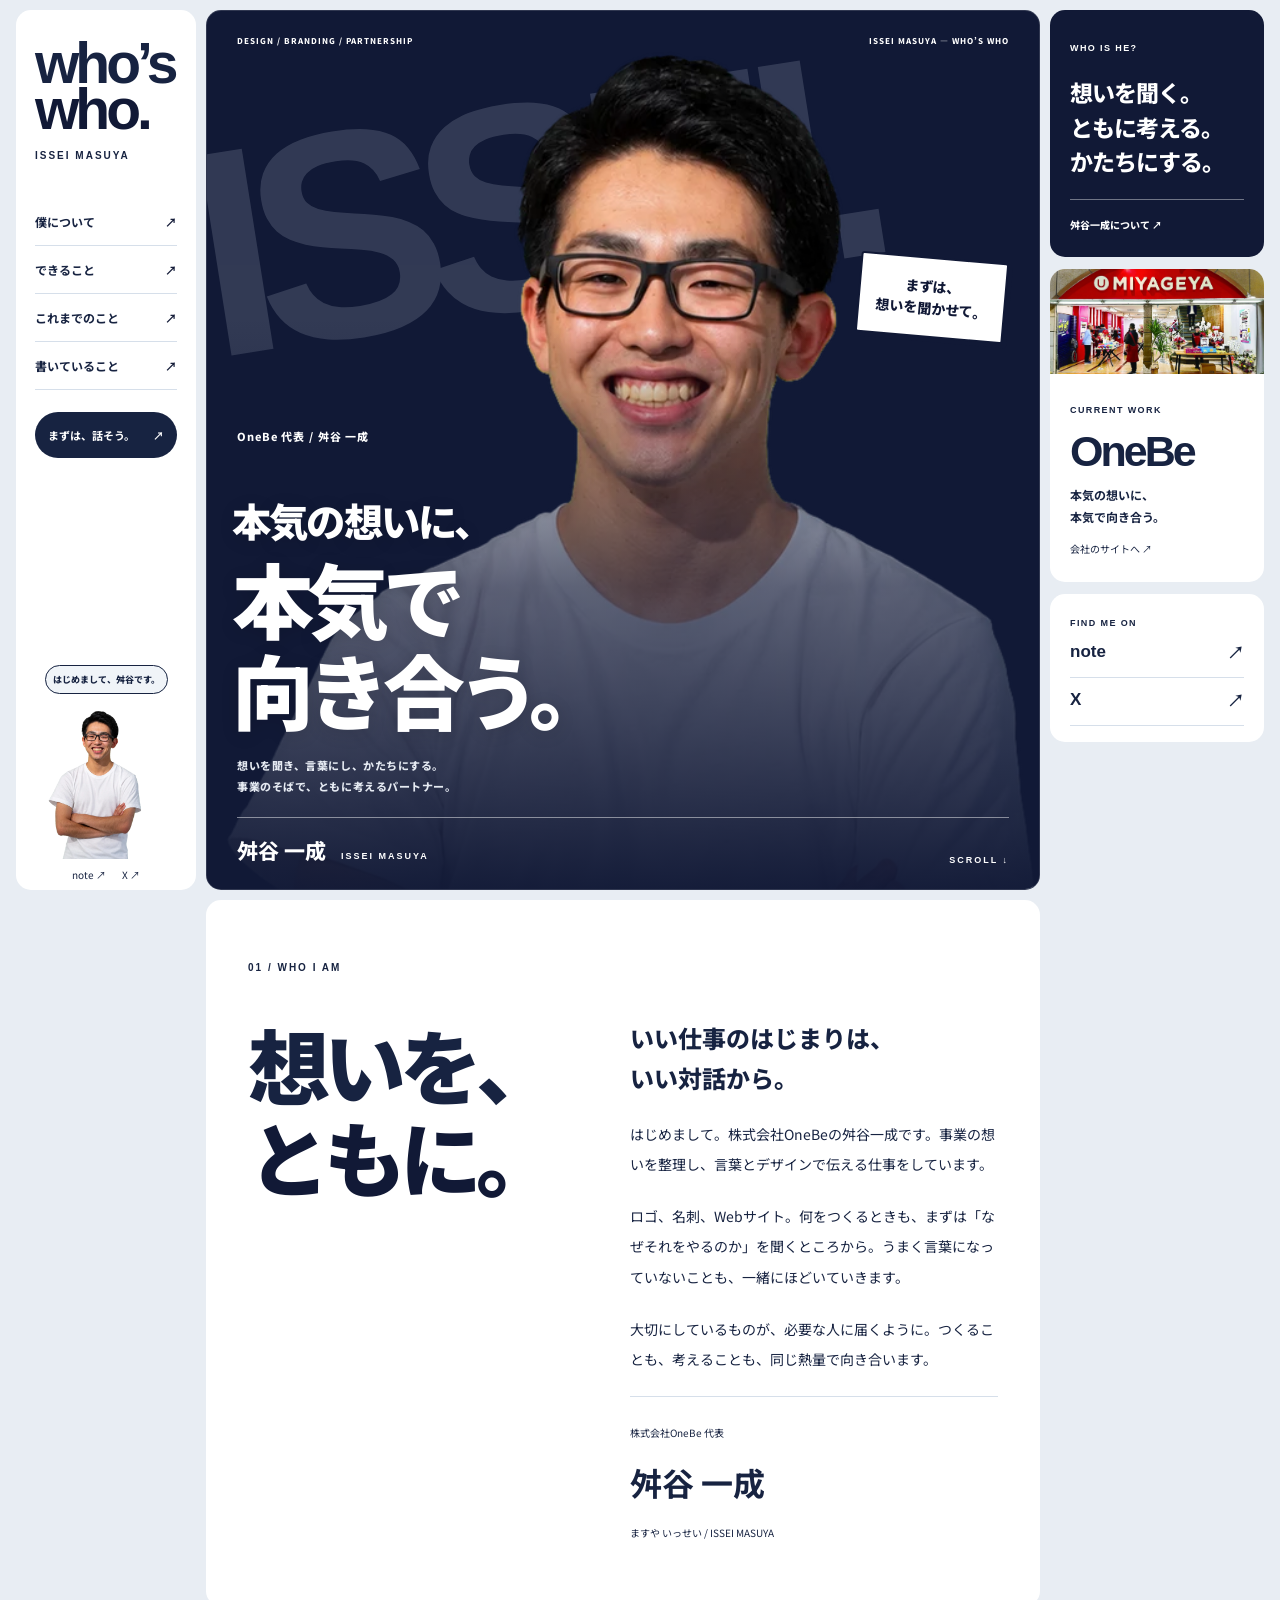
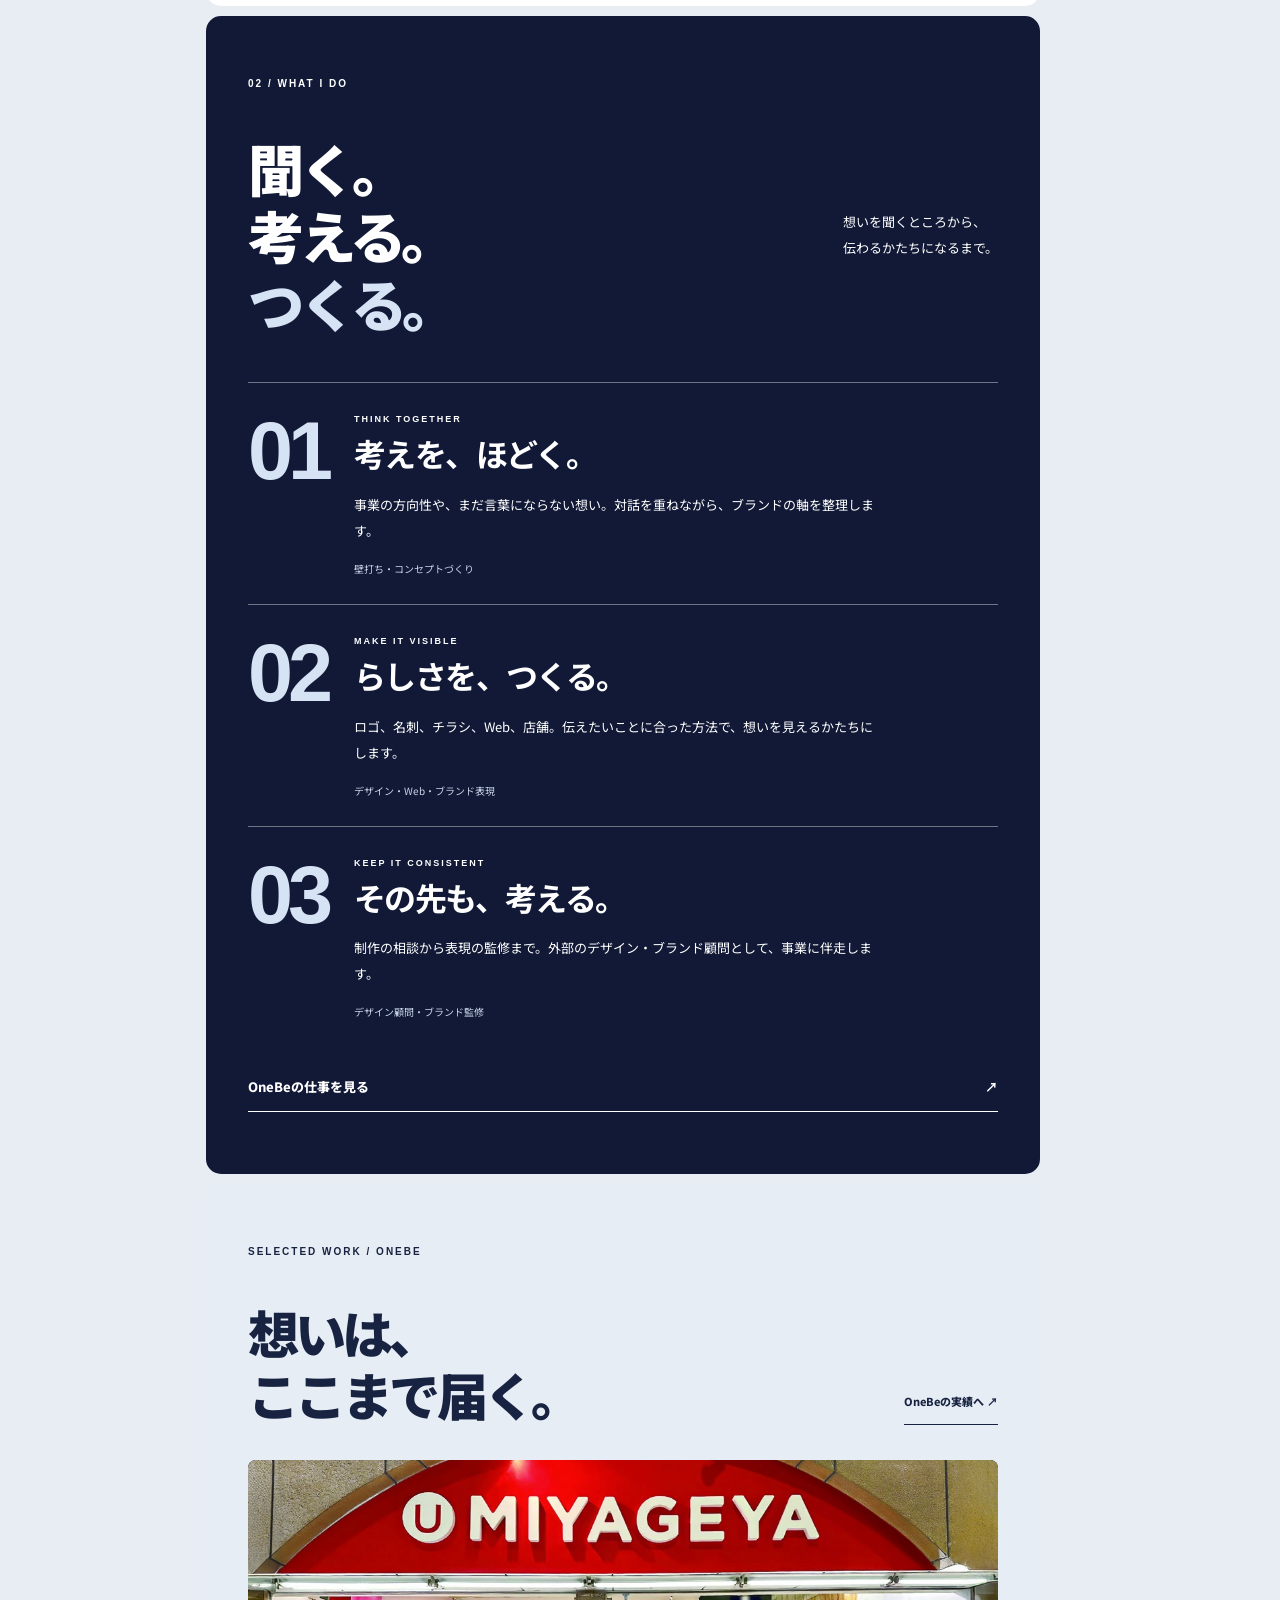
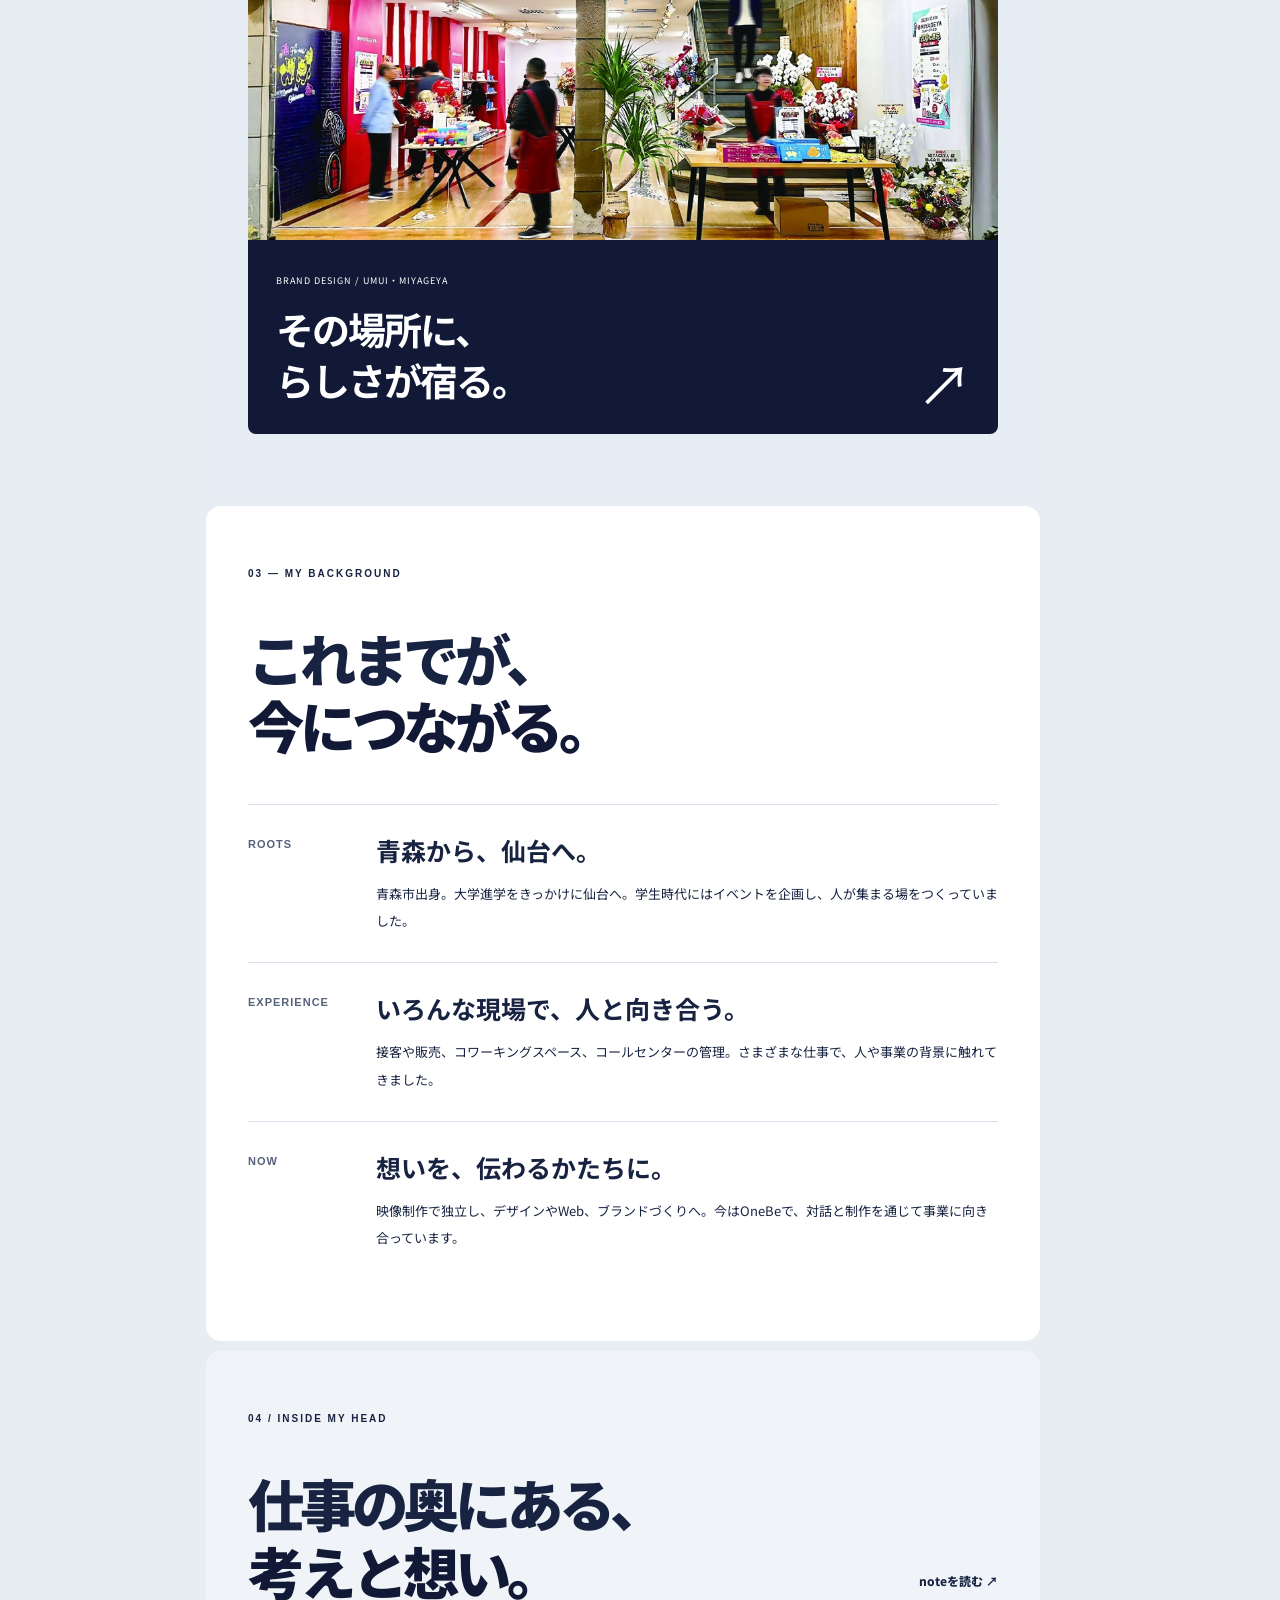
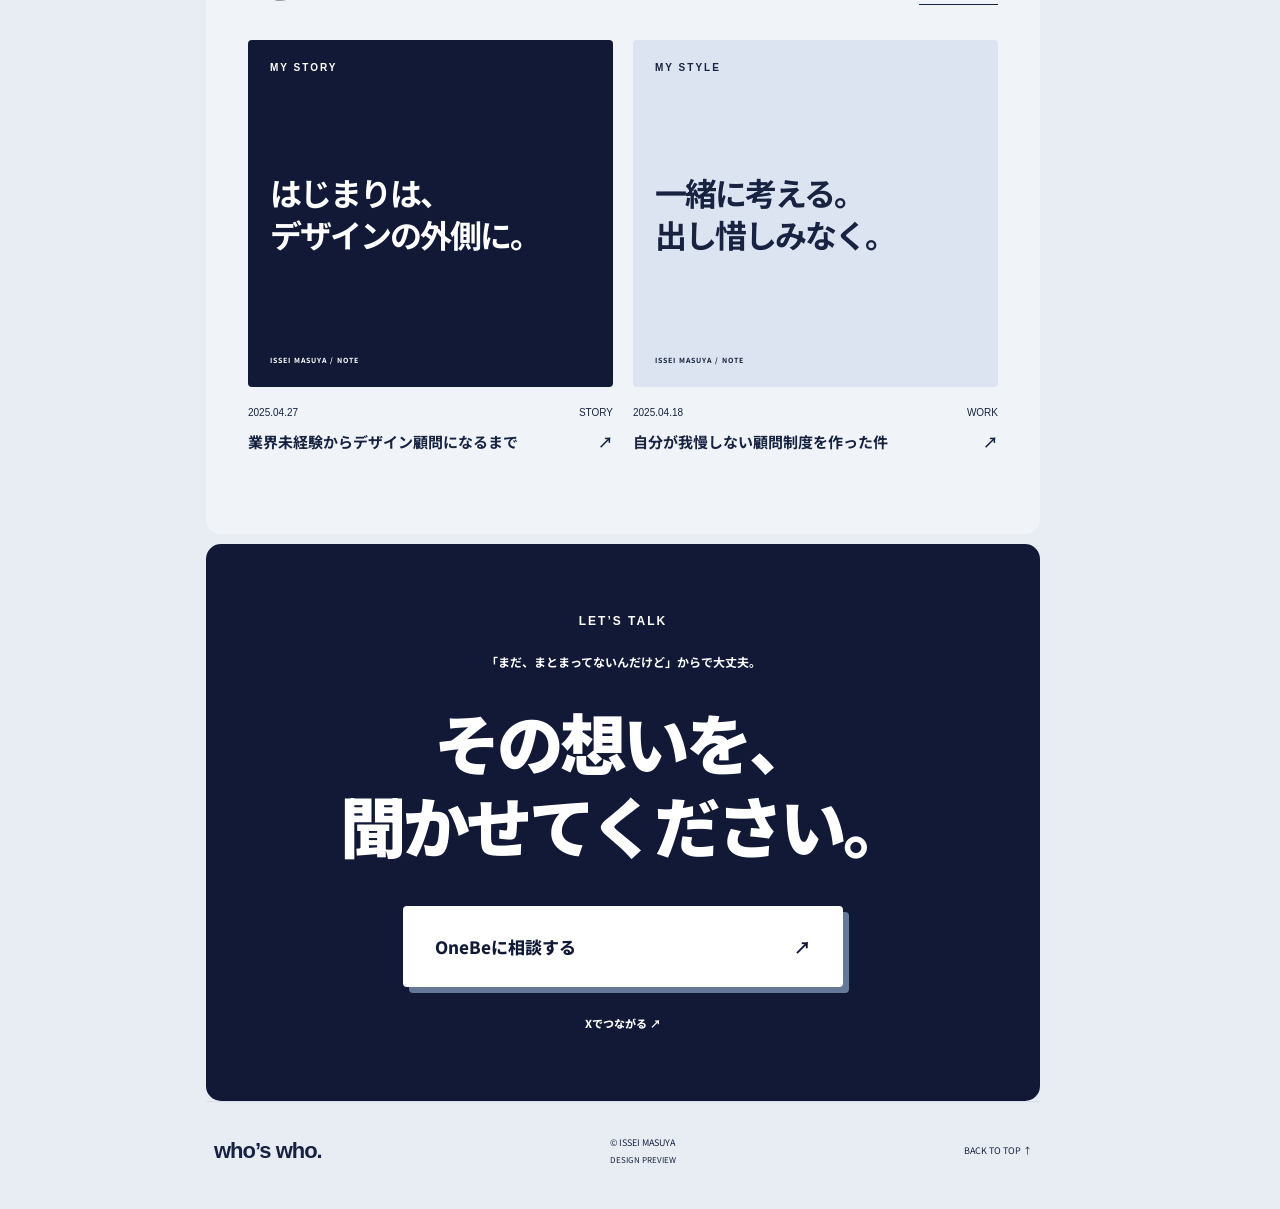
<file: index.html>
﻿<!doctype html>
<html lang="ja">
<head><meta charset="UTF-8"><meta name="viewport" content="width=device-width,initial-scale=1"><meta name="robots" content="noindex, nofollow"><meta name="googlebot" content="noindex, nofollow"><title>舛谷一成の who's who — ISSEI MASUYA</title><meta name="description" content="舛谷一成の自己紹介。想いを聞き、整理し、言葉とデザインで伝える。OneBeの仕事と、その背景にあること。"><link rel="stylesheet" href="style.css?v=3"><link rel="stylesheet" href="impact.css?v=4"><script src="script.js" defer></script></head>
<body id="top">
<a class="skip" href="#main">本文へ移動</a>
<div class="shell">
<header class="sidebar"><a href="#top" class="wordmark" aria-label="who's who トップ">who’s<br><span>who.</span><small>ISSEI MASUYA</small></a><button class="menu-toggle" aria-expanded="false" aria-controls="navigation">MENU ＋</button><nav id="navigation" aria-label="メインメニュー"><a href="#about">僕について <span>↗</span></a><a href="#can">できること <span>↗</span></a><a href="#story">これまでのこと <span>↗</span></a><a href="#notes">書いていること <span>↗</span></a><a href="#contact" class="nav-contact">まずは、話そう。 <span>↗</span></a></nav><div class="side-bottom"><span class="side-label">はじめまして、舛谷です。</span><img src="assets/portrait.webp" alt="" width="1000" height="1500"><a href="https://note.com/isseimasuya">note ↗</a><a href="https://x.com/isseimasuya">X ↗</a></div></header>
<main id="main">
<section class="hero" aria-labelledby="hero-title"><div class="hero-top"><span>DESIGN / BRANDING / PARTNERSHIP</span><span>ISSEI MASUYA — WHO’S WHO</span></div><div class="hero-outline" aria-hidden="true">ISSEI.</div><img class="hero-portrait" src="assets/portrait.webp" alt="笑顔で腕を組む舛谷一成" width="1000" height="1500" fetchpriority="high"><div class="hero-sticker">まずは、<br>想いを聞かせて。</div><div class="hero-copy"><p class="hello">OneBe 代表 / 舛谷 一成</p><h1 id="hero-title"><span class="hero-preline">本気の想いに、</span><br>本気で<br><span>向き合う。</span></h1><p class="hero-description">想いを聞き、言葉にし、かたちにする。<br>事業のそばで、ともに考えるパートナー。</p><div class="hero-footer"><p>舛谷 一成 <small>ISSEI MASUYA</small></p><a href="#about" aria-label="僕について読む">SCROLL ↓</a></div></div></section>
<section class="about panel" id="about"><div class="section-label">01 / WHO I AM</div><div class="about-grid"><h2>想いを、<br><em>ともに。</em></h2><div class="body-copy"><p class="large">いい仕事のはじまりは、<br>いい対話から。</p><p>はじめまして。株式会社OneBeの舛谷一成です。事業の想いを整理し、言葉とデザインで伝える仕事をしています。</p><p>ロゴ、名刺、Webサイト。何をつくるときも、まずは「なぜそれをやるのか」を聞くところから。うまく言葉になっていないことも、一緒にほどいていきます。</p><p>大切にしているものが、必要な人に届くように。つくることも、考えることも、同じ熱量で向き合います。</p><div class="nameplate"><span>株式会社OneBe 代表</span><strong>舛谷 一成</strong><small>ますや いっせい / ISSEI MASUYA</small></div></div></div></section>
<section class="can panel" id="can"><div class="section-label">02 / WHAT I DO</div><div class="section-heading"><h2>聞く。<br>考える。<br><em>つくる。</em></h2><p>想いを聞くところから、<br>伝わるかたちになるまで。</p></div><div class="services"><article><span class="number">01</span><p class="service-en">THINK TOGETHER</p><h3>考えを、ほどく。</h3><p>事業の方向性や、まだ言葉にならない想い。対話を重ねながら、ブランドの軸を整理します。</p><span class="tag">壁打ち・コンセプトづくり</span></article><article><span class="number">02</span><p class="service-en">MAKE IT VISIBLE</p><h3>らしさを、つくる。</h3><p>ロゴ、名刺、チラシ、Web、店舗。伝えたいことに合った方法で、想いを見えるかたちにします。</p><span class="tag">デザイン・Web・ブランド表現</span></article><article><span class="number">03</span><p class="service-en">KEEP IT CONSISTENT</p><h3>その先も、考える。</h3><p>制作の相談から表現の監修まで。外部のデザイン・ブランド顧問として、事業に伴走します。</p><span class="tag">デザイン顧問・ブランド監修</span></article></div><a class="text-link" href="https://onebe-inc.github.io/corporate/">OneBeの仕事を見る <span>↗</span></a></section>
<section class="work-section panel" id="work"><div class="section-label">SELECTED WORK / ONEBE</div><div class="work-header"><h2>想いは、<br>ここまで届く。</h2><a class="text-link" href="https://onebe-inc.github.io/corporate/works/">OneBeの実績へ ↗</a></div><a class="featured-work" href="https://onebe-inc.github.io/corporate/works/"><img src="assets/umui-miyageya.webp" alt="UMUI・MIYAGEYAの店舗。看板と店頭を含むブランドの展開" width="1200" height="800" loading="lazy"><div><span>BRAND DESIGN / UMUI・MIYAGEYA</span><h3>その場所に、<br>らしさが宿る。</h3><span class="work-arrow" aria-hidden="true">↗</span></div></a></section><section class="story panel" id="story"><div class="section-label">03 — MY BACKGROUND</div><div class="section-heading"><h2>これまでが、<br><em>今につながる。</em></h2></div><div class="timeline"><article><span>ROOTS</span><h3>青森から、仙台へ。</h3><p>青森市出身。大学進学をきっかけに仙台へ。学生時代にはイベントを企画し、人が集まる場をつくっていました。</p></article><article><span>EXPERIENCE</span><h3>いろんな現場で、人と向き合う。</h3><p>接客や販売、コワーキングスペース、コールセンターの管理。さまざまな仕事で、人や事業の背景に触れてきました。</p></article><article><span>NOW</span><h3>想いを、伝わるかたちに。</h3><p>映像制作で独立し、デザインやWeb、ブランドづくりへ。今はOneBeで、対話と制作を通じて事業に向き合っています。</p></article></div></section>
<section class="notes panel" id="notes"><div class="section-label">04 / INSIDE MY HEAD</div><div class="section-heading"><h2>仕事の奥にある、<br><em>考えと想い。</em></h2><a href="https://note.com/isseimasuya" class="text-link">noteを読む ↗</a></div><div class="note-grid"><a class="note-card" href="https://note.com/isseimasuya/n/nf09b0b39cf4e"><div class="note-cover cover-one"><span>MY STORY</span><b>はじまりは、<br>デザインの外側に。</b><small>ISSEI MASUYA / NOTE</small></div><div class="note-meta">2025.04.27 <span>STORY</span></div><h3>業界未経験からデザイン顧問になるまで <span>↗</span></h3></a><a class="note-card" href="https://note.com/isseimasuya/n/n8f726bd15c72"><div class="note-cover cover-two"><span>MY STYLE</span><b>一緒に考える。<br>出し惜しみなく。</b><small>ISSEI MASUYA / NOTE</small></div><div class="note-meta">2025.04.18 <span>WORK</span></div><h3>自分が我慢しない顧問制度を作った件 <span>↗</span></h3></a></div></section>
<section class="contact panel" id="contact"><span class="section-label">LET’S TALK</span><p>「まだ、まとまってないんだけど」からで大丈夫。</p><h2>その想いを、<br>聞かせてください。</h2><a class="contact-button" href="https://onebe-inc.github.io/corporate/contact/">OneBeに相談する <span>↗</span></a><a class="contact-x" href="https://x.com/isseimasuya">Xでつながる ↗</a></section>
<footer><a href="#top">who’s who.</a><p>© ISSEI MASUYA <span>DESIGN PREVIEW</span></p><a href="#top">BACK TO TOP ↑</a></footer>
</main>
<aside class="rail" aria-label="プロフィールの概要"><div class="rail-intro"><span class="rail-eyebrow">WHO IS HE?</span><p>想いを聞く。<br>ともに考える。<br>かたちにする。</p><a href="#about">舛谷一成について ↗</a></div><div class="rail-note"><div class="rail-photo"><img src="assets/umui-miyageya.webp" alt="OneBeがブランディングに携わったUMUI・MIYAGEYAの店舗" width="800" height="600"></div><span class="rail-eyebrow">CURRENT WORK</span><b>OneBe</b><p>本気の想いに、<br>本気で向き合う。</p><a href="https://onebe-inc.github.io/corporate/">会社のサイトへ ↗</a></div><div class="rail-links"><span class="rail-eyebrow">FIND ME ON</span><a href="https://note.com/isseimasuya">note <span>↗</span></a><a href="https://x.com/isseimasuya">X <span>↗</span></a></div><div class="rail-bottom">GOOD CONVERSATIONS,<br>GOOD CREATIONS.</div></aside>
</div></body></html>
</file>
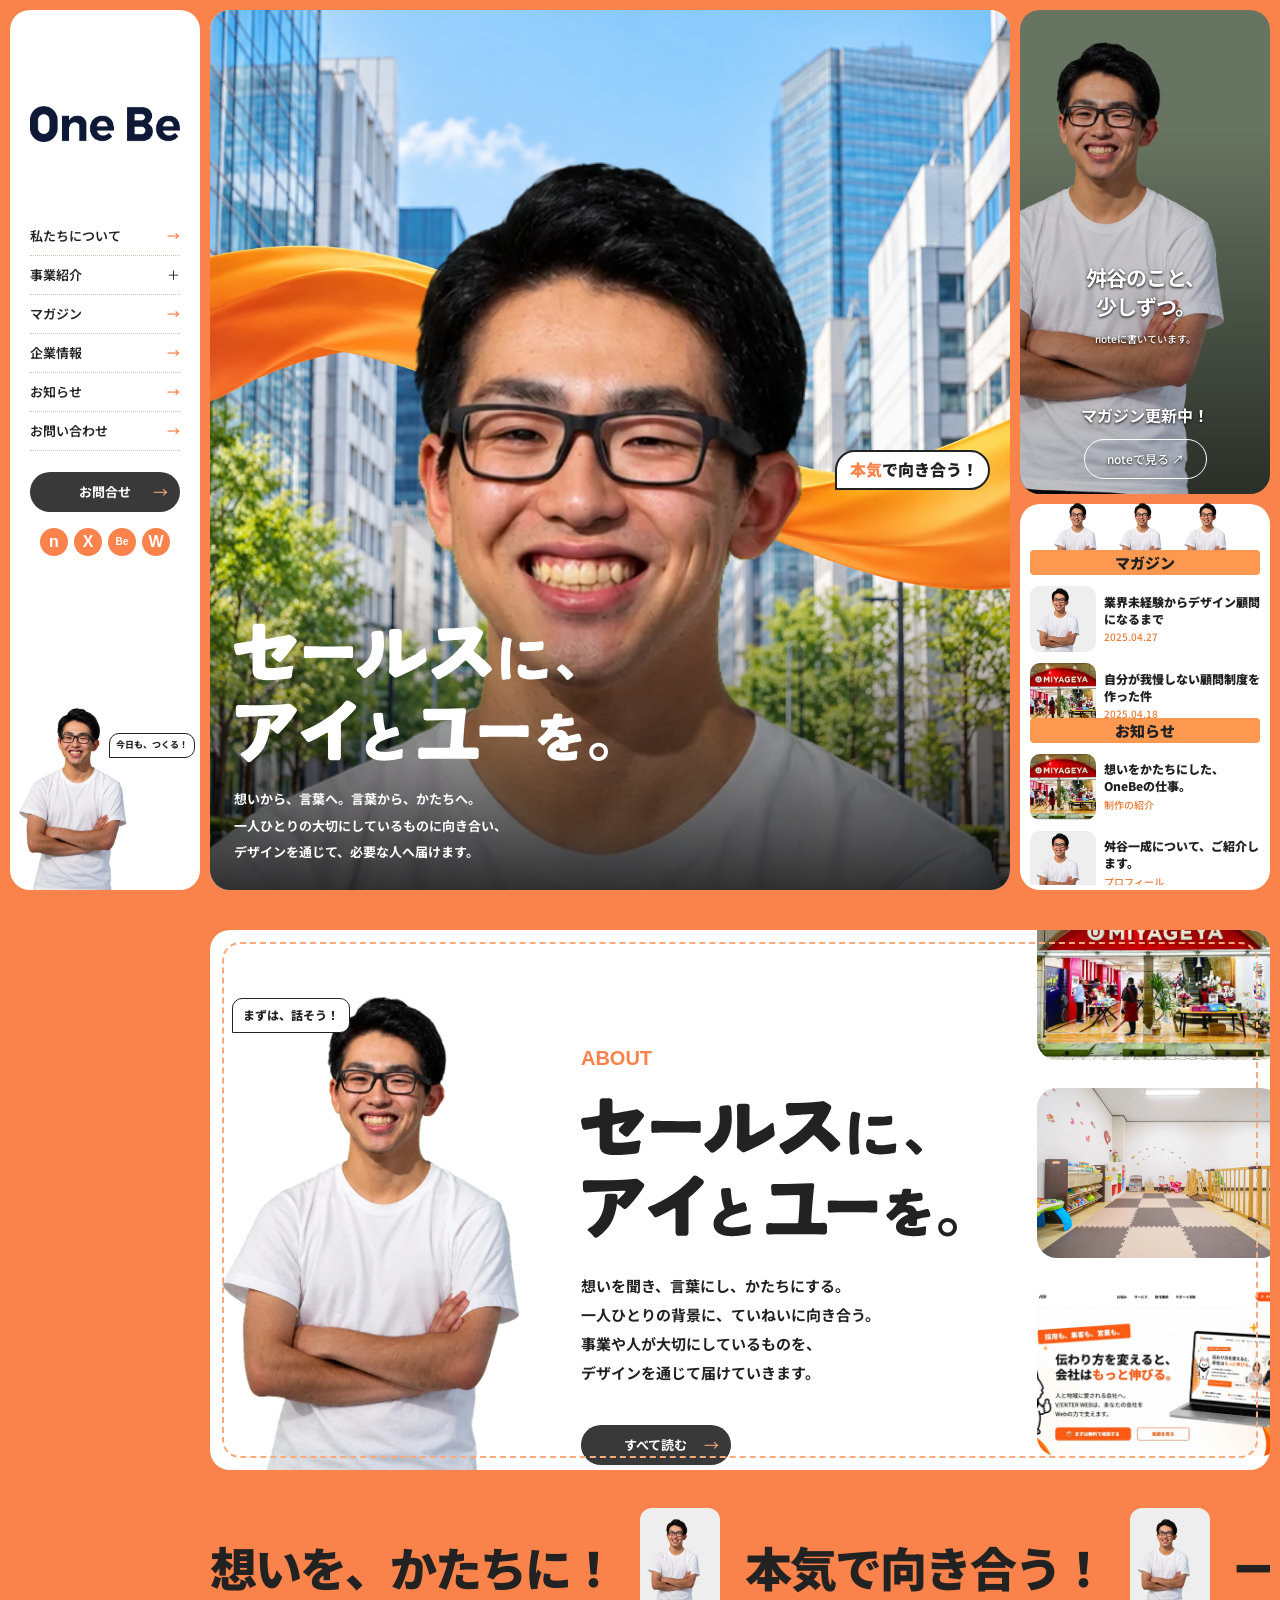
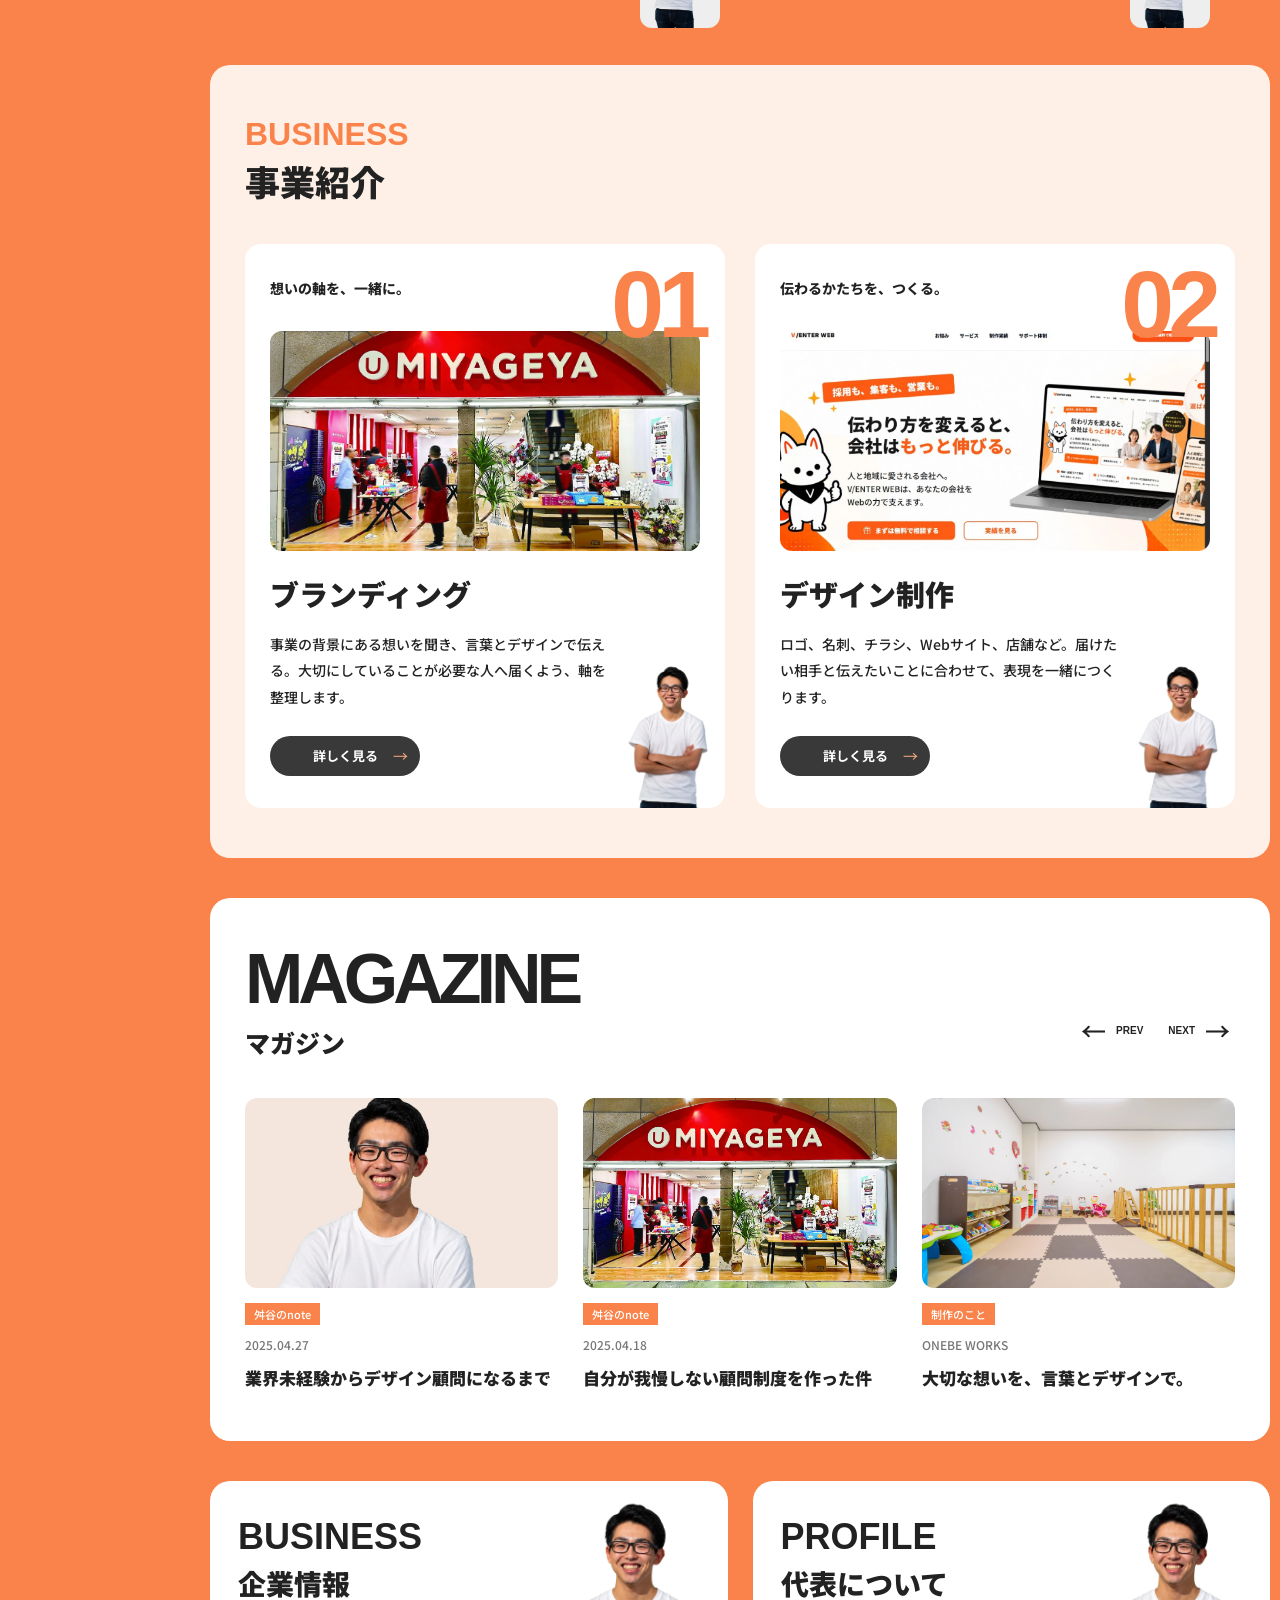
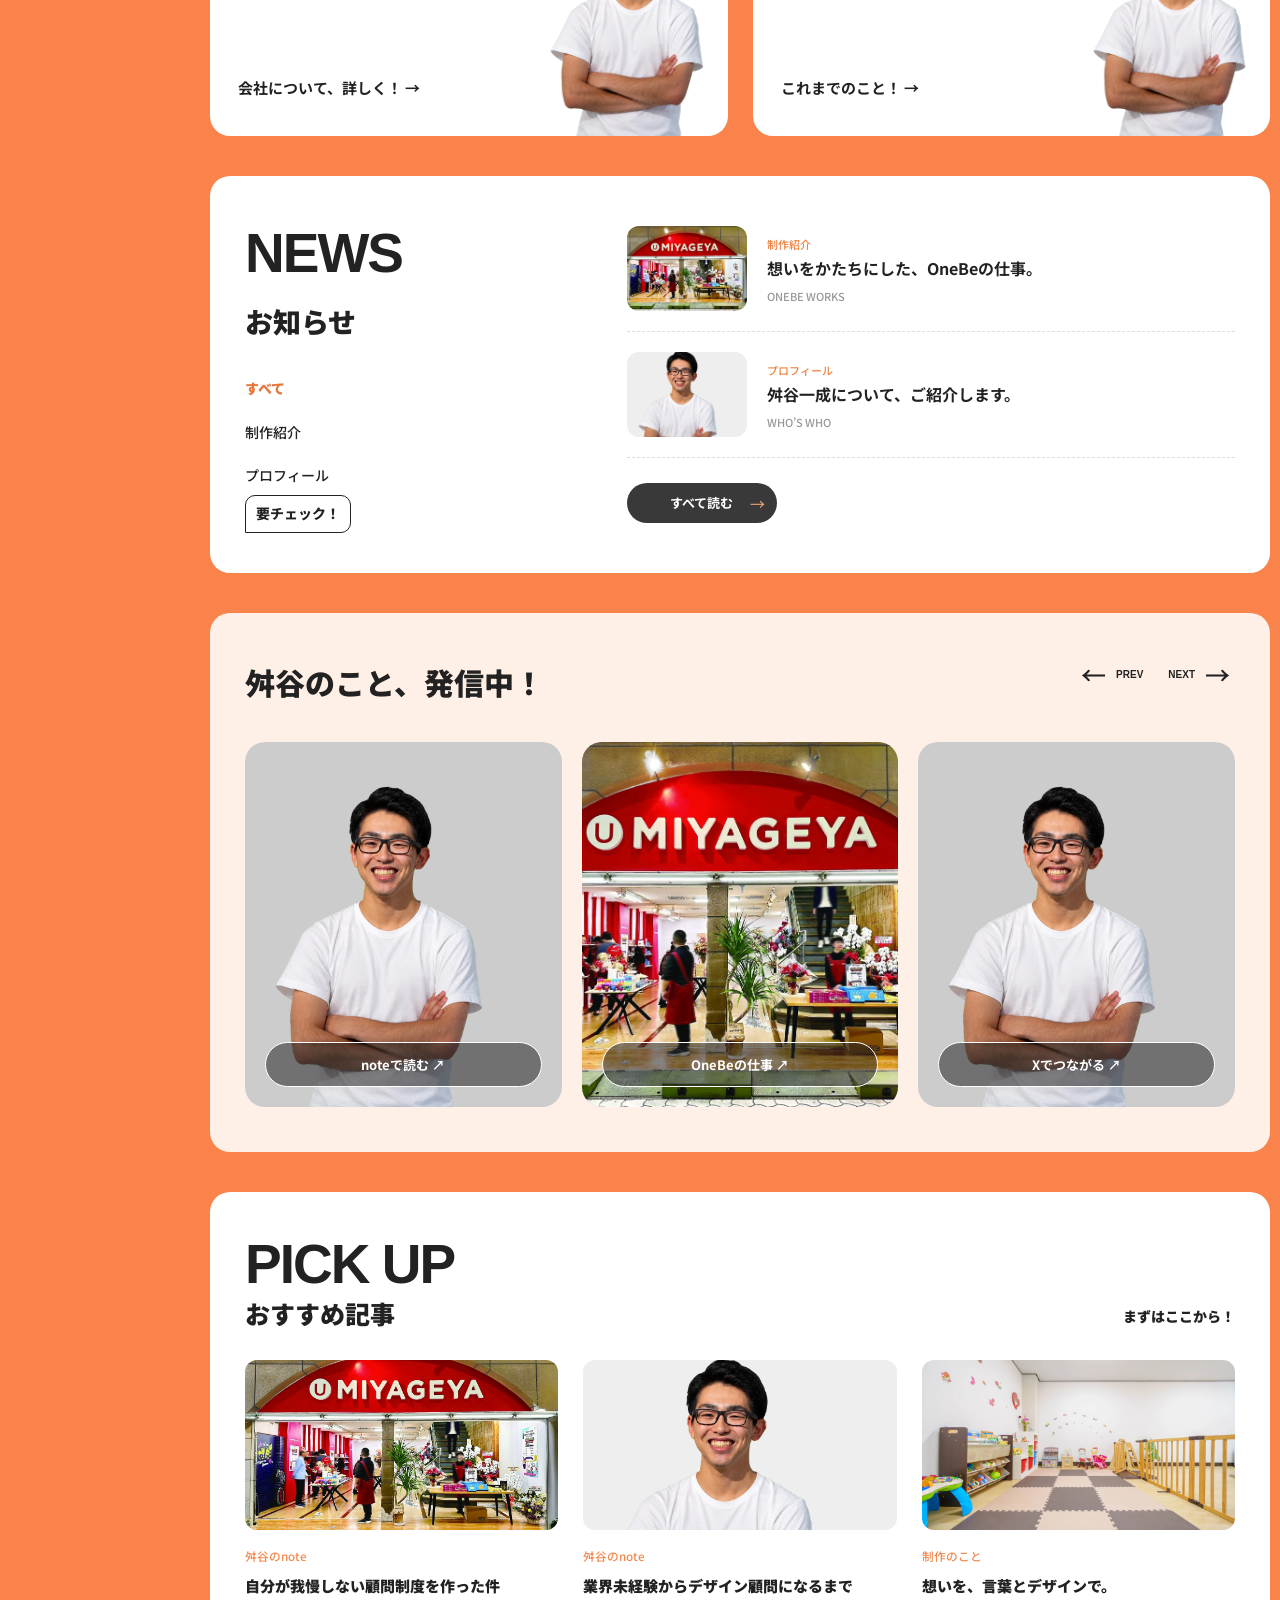
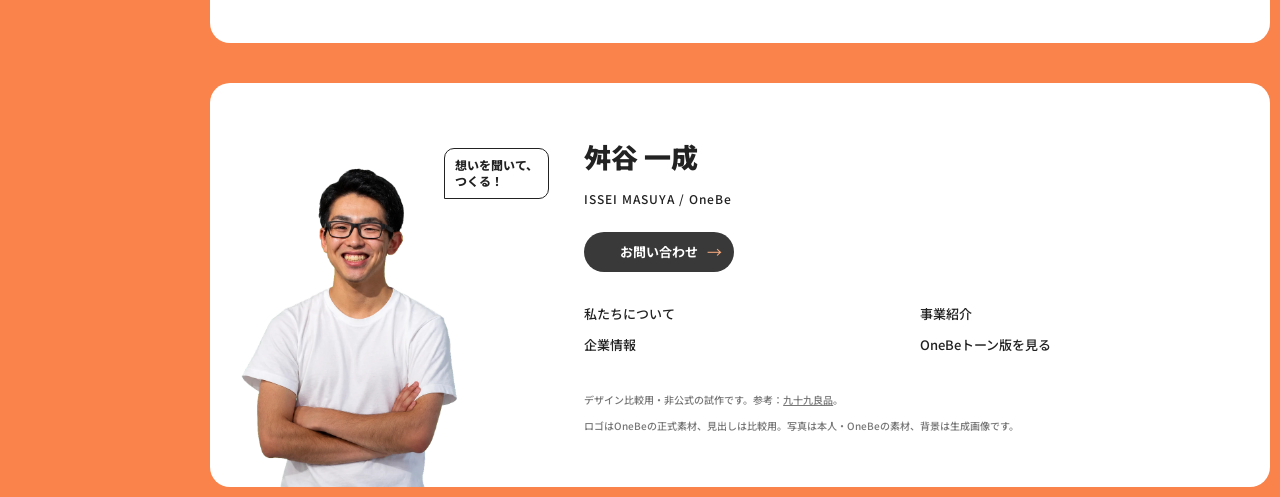
<file: reference-study/index.html>
﻿<!doctype html>
<html lang="ja"><head><meta charset="utf-8"><meta name="viewport" content="width=device-width,initial-scale=1"><meta name="robots" content="noindex,nofollow"><meta name="googlebot" content="noindex,nofollow"><title>写真差替え・デザイン比較｜who's who</title><meta name="description" content="九十九良品サイトの構成を検証する写真差替え比較版。公式サイトではありません。"><link rel="stylesheet" href="study.css?v=2"><script src="study.js" defer></script></head>
<body id="top"><a class="skip" href="#main">本文へ移動</a><div class="layout"><aside class="side"><header><div class="brand"><a href="#top" aria-label="比較版トップ"><img class="onebe-logo" src="assets/onebe-logo.png" alt="OneBe" width="467" height="112"></a><button id="menu" aria-expanded="false" aria-controls="nav">MENU ＋</button></div><div id="nav" class="navigation"><nav aria-label="メインメニュー"><a href="#about">私たちについて <span>→</span></a><button id="business-toggle" aria-expanded="false" aria-controls="business-nav">事業紹介 <span>＋</span></button><div id="business-nav" hidden><a href="#business">ブランディング</a><a href="#business">デザイン制作</a></div><a href="#magazine">マガジン <span>→</span></a><a href="#company">企業情報 <span>→</span></a><a href="#news">お知らせ <span>→</span></a><a href="#contact">お問い合わせ <span>→</span></a></nav><a class="pill" href="https://onebe-inc.github.io/corporate/contact/">お問合せ <span>→</span></a><div class="socials"><a href="https://note.com/isseimasuya" aria-label="note">n</a><a href="https://x.com/isseimasuya" aria-label="X">X</a><a href="https://onebe-inc.github.io/corporate/" aria-label="OneBe">Be</a><a href="../" aria-label="OneBe版へ">W</a></div></div><div class="side-person"><img src="assets/portrait.webp" alt="" width="1000" height="1500"><span class="bubble">今日も、つくる！</span></div></header></aside>
<main id="main"><section class="fv" aria-label="メインビジュアル"><div class="kv"><img class="city" src="assets/hero-background.png" alt="" width="1122" height="1402"><img class="person" src="assets/portrait.webp" alt="舛谷一成の人物写真に差し替えたメインビジュアル" width="1000" height="1500" fetchpriority="high"><div class="shade"></div><div class="balloon"><span>本気</span>で向き合う！</div><div class="kv-content"><h1><img src="assets/tx_01.svg" alt="セールスに、アイとユーを。" width="374" height="146"></h1><p>想いから、言葉へ。言葉から、かたちへ。<br>一人ひとりの大切にしているものに向き合い、<br>デザインを通じて、必要な人へ届けます。</p></div></div>
<aside class="fv-side" aria-label="記事とお知らせ"><a class="channel-card" href="https://note.com/isseimasuya"><img src="assets/portrait.webp" alt="舛谷一成" width="1000" height="1500"><div><strong>舛谷のこと、<br>少しずつ。</strong><small>noteに書いています。</small><b>マガジン更新中！</b><span>noteで見る ↗</span></div></a><div class="feed"><div class="feed-people" aria-hidden="true"><img src="assets/portrait.webp" alt=""><img src="assets/portrait.webp" alt=""><img src="assets/portrait.webp" alt=""></div><h2>マガジン</h2><div class="feed-list"><a href="https://note.com/isseimasuya/n/nf09b0b39cf4e"><img src="assets/portrait.webp" alt=""><p>業界未経験からデザイン顧問になるまで<time>2025.04.27</time></p></a><a href="https://note.com/isseimasuya/n/n8f726bd15c72"><img src="assets/umui-miyageya.webp" alt=""><p>自分が我慢しない顧問制度を作った件<time>2025.04.18</time></p></a></div><h2>お知らせ</h2><div class="feed-list"><a href="#work"><img src="assets/umui-miyageya.webp" alt=""><p>想いをかたちにした、OneBeの仕事。<time>制作の紹介</time></p></a><a href="#about"><img src="assets/portrait.webp" alt=""><p>舛谷一成について、ご紹介します。<time>プロフィール</time></p></a></div></div></aside></section>
<section class="about section" id="about"><div class="about-border"></div><img class="about-person" src="assets/portrait.webp" alt="舛谷一成" width="1000" height="1500"><div class="about-copy"><span class="eyebrow">ABOUT</span><h2><img src="assets/tx_01.svg" alt="セールスに、アイとユーを。" width="374" height="146"></h2><p>想いを聞き、言葉にし、かたちにする。<br>一人ひとりの背景に、ていねいに向き合う。<br>事業や人が大切にしているものを、<br>デザインを通じて届けていきます。</p><a class="pill" href="../#about">すべて読む <span>→</span></a></div><div class="about-gallery"><img src="assets/umui-miyageya.webp" alt="UMUI・MIYAGEYA 店舗" loading="lazy"><img src="assets/soyokaze-room.webp" alt="託児所そよかぜ" loading="lazy"><img src="assets/vaizo-enter-web-top.webp" alt="VAIZOのWebサイト" loading="lazy"></div><span class="about-bubble bubble">まずは、話そう！</span></section>
<div class="ribbon-copy" aria-hidden="true"><b>想いを、かたちに！</b><img src="assets/portrait.webp" alt=""><b>本気で向き合う！</b><img src="assets/portrait.webp" alt=""><b>一緒につくる！</b></div>
<section class="business section" id="business"><div class="section-heading"><span class="eyebrow">BUSINESS</span><h2>事業紹介</h2></div><div class="business-grid"><article><span class="service-label">想いの軸を、一緒に。</span><b class="service-number">01</b><img class="service-photo" src="assets/umui-miyageya.webp" alt="UMUI・MIYAGEYAの店舗" loading="lazy"><h3>ブランディング</h3><p>事業の背景にある想いを聞き、言葉とデザインで伝える。大切にしていることが必要な人へ届くよう、軸を整理します。</p><a class="pill" href="https://onebe-inc.github.io/corporate/">詳しく見る <span>→</span></a><img class="service-person" src="assets/portrait.webp" alt="" loading="lazy"></article><article><span class="service-label">伝わるかたちを、つくる。</span><b class="service-number">02</b><img class="service-photo" src="assets/vaizo-enter-web-top.webp" alt="VAIZOのWebサイト" loading="lazy"><h3>デザイン制作</h3><p>ロゴ、名刺、チラシ、Webサイト、店舗など。届けたい相手と伝えたいことに合わせて、表現を一緒につくります。</p><a class="pill" href="https://onebe-inc.github.io/corporate/works/">詳しく見る <span>→</span></a><img class="service-person" src="assets/portrait.webp" alt="" loading="lazy"></article></div></section>
<section class="magazine section" id="magazine"><div class="section-heading"><span class="magazine-en">MAGAZINE</span><h2>マガジン</h2><div class="carousel-controls"><button data-target="articles" data-dir="-1" aria-label="前の記事">← <small>PREV</small></button><button data-target="articles" data-dir="1" aria-label="次の記事"><small>NEXT</small> →</button></div></div><div class="article-track" id="articles"><a href="https://note.com/isseimasuya/n/nf09b0b39cf4e"><img src="assets/portrait.webp" alt="舛谷一成" loading="lazy"><span class="category">舛谷のnote</span><time>2025.04.27</time><h3>業界未経験からデザイン顧問になるまで</h3></a><a href="https://note.com/isseimasuya/n/n8f726bd15c72"><img src="assets/umui-miyageya.webp" alt="UMUI・MIYAGEYAの店舗" loading="lazy"><span class="category">舛谷のnote</span><time>2025.04.18</time><h3>自分が我慢しない顧問制度を作った件</h3></a><a href="https://onebe-inc.github.io/corporate/works/"><img src="assets/soyokaze-room.webp" alt="託児所そよかぜ" loading="lazy"><span class="category">制作のこと</span><time>ONEBE WORKS</time><h3>大切な想いを、言葉とデザインで。</h3></a></div></section>
<div class="wide-links section" id="company"><a href="https://onebe-inc.github.io/corporate/about/"><div><span>BUSINESS</span><h2>企業情報</h2></div><img src="assets/portrait.webp" alt="舛谷一成" loading="lazy"><b>会社について、詳しく！ →</b></a><a href="../#story"><div><span>PROFILE</span><h2>代表について</h2></div><img src="assets/portrait.webp" alt="舛谷一成" loading="lazy"><b>これまでのこと！ →</b></a></div>
<section class="news section" id="news"><div class="news-title"><span class="eyebrow">NEWS</span><h2>お知らせ</h2><div class="tabs"><button class="selected" data-filter="all">すべて</button><button data-filter="work">制作紹介</button><button data-filter="profile">プロフィール</button></div></div><div class="news-list"><a href="https://onebe-inc.github.io/corporate/works/" data-kind="work"><img src="assets/umui-miyageya.webp" alt="" loading="lazy"><span><small>制作紹介</small><strong>想いをかたちにした、OneBeの仕事。</strong><time>ONEBE WORKS</time></span></a><a href="../#about" data-kind="profile"><img src="assets/portrait.webp" alt="" loading="lazy"><span><small>プロフィール</small><strong>舛谷一成について、ご紹介します。</strong><time>WHO’S WHO</time></span></a><a class="pill" href="https://onebe-inc.github.io/corporate/news/">すべて読む <span>→</span></a></div><span class="news-bubble bubble">要チェック！</span></section>
<section class="channel section"><div class="section-heading"><h2>舛谷のこと、発信中！</h2><div class="carousel-controls"><button data-target="channels" data-dir="-1" aria-label="前の投稿">← <small>PREV</small></button><button data-target="channels" data-dir="1" aria-label="次の投稿"><small>NEXT</small> →</button></div></div><div class="channel-track" id="channels"><a href="https://note.com/isseimasuya"><img src="assets/portrait.webp" alt="舛谷一成" loading="lazy"><b>noteで読む ↗</b></a><a href="https://onebe-inc.github.io/corporate/works/"><img src="assets/umui-miyageya.webp" alt="UMUI・MIYAGEYA" loading="lazy"><b>OneBeの仕事 ↗</b></a><a href="https://x.com/isseimasuya"><img src="assets/portrait.webp" alt="舛谷一成" loading="lazy"><b>Xでつながる ↗</b></a></div></section>
<section class="pickup section" id="work"><div class="section-heading"><span class="eyebrow">PICK UP</span><h2>おすすめ記事</h2><p>まずはここから！</p></div><div class="pick-grid"><a href="https://note.com/isseimasuya/n/n8f726bd15c72"><img src="assets/umui-miyageya.webp" alt="" loading="lazy"><small>舛谷のnote</small><h3>自分が我慢しない顧問制度を作った件</h3></a><a href="https://note.com/isseimasuya/n/nf09b0b39cf4e"><img src="assets/portrait.webp" alt="" loading="lazy"><small>舛谷のnote</small><h3>業界未経験からデザイン顧問になるまで</h3></a><a href="https://onebe-inc.github.io/corporate/works/"><img src="assets/soyokaze-room.webp" alt="" loading="lazy"><small>制作のこと</small><h3>想いを、言葉とデザインで。</h3></a></div></section>
<footer class="section" id="contact"><div class="footer-person"><img src="assets/portrait.webp" alt="" loading="lazy"><span class="bubble">想いを聞いて、<br>つくる！</span></div><div class="footer-info"><h2>舛谷 一成</h2><p>ISSEI MASUYA / OneBe</p><a class="pill" href="https://onebe-inc.github.io/corporate/contact/">お問い合わせ <span>→</span></a><div class="footer-nav"><a href="#about">私たちについて</a><a href="#business">事業紹介</a><a href="#company">企業情報</a><a href="../">OneBeトーン版を見る</a></div><small>デザイン比較用・非公式の試作です。参考：<a href="https://tsukumo-ryouhin.jp/">九十九良品</a>。<br>ロゴはOneBeの正式素材、見出しは比較用。写真は本人・OneBeの素材、背景は生成画像です。</small></div></footer></main></div></body></html>
</file>
<file: style.css>
@import url('https://fonts.googleapis.com/css2?family=Noto+Sans+JP:wght@400;500;600;700;800;900&display=swap');
:root{--orange:#f47a43;--ink:#25271f;--paper:#fffdf6;--yellow:#f4e857;--line:#dedfd2}*{box-sizing:border-box}html{scroll-behavior:smooth;scroll-padding-top:24px}body{margin:0;background:var(--orange);color:var(--ink);font-family:'Noto Sans JP',sans-serif;font-size:14px}a{color:inherit;text-decoration:none}button{font:inherit}a:focus-visible,button:focus-visible{outline:3px solid #164aca;outline-offset:5px}.shell{display:grid;grid-template-columns:188px minmax(0,1fr) 224px;gap:12px;max-width:1560px;margin:auto;padding:14px 18px}.sidebar{height:calc(100dvh - 28px);position:sticky;top:14px;background:var(--paper);border-radius:20px;padding:30px 21px 0;overflow:hidden;display:flex;flex-direction:column}.wordmark{font-size:56px;font-family:Arial,sans-serif;font-weight:900;letter-spacing:-4px;line-height:.8;display:block}.wordmark span{color:var(--orange)}.wordmark small{display:block;font-size:10px;letter-spacing:2px;margin-top:20px;color:var(--ink)}nav{margin-top:38px}nav a{display:flex;justify-content:space-between;padding:15px 0;border-bottom:1px solid var(--line);font-weight:700;font-size:12px}nav a span{color:var(--orange)}nav .nav-contact{background:var(--ink);color:white;border-radius:30px;padding:15px 13px;margin-top:22px;border:0;font-size:11px}.side-bottom{margin-top:auto;padding-top:38px;text-align:center}.side-label{font-size:9px;border:1px solid var(--ink);border-radius:20px;padding:7px}.side-bottom img{display:block;width:100%;height:160px;object-fit:cover;object-position:50% 15%;margin-top:12px}.side-bottom>a{position:relative;display:inline-block;font-size:10px;margin:8px}main{min-width:0}.hero{min-height:calc(100dvh - 28px);height:850px;max-height:1040px;background:var(--yellow);border-radius:22px;position:relative;overflow:hidden}.hero-top{display:flex;justify-content:space-between;position:absolute;top:25px;left:29px;right:29px;font-size:9px;font-weight:800;letter-spacing:1.5px;z-index:2}.hero-outline{font-family:Arial,sans-serif;font-size:clamp(100px,15vw,255px);font-weight:900;letter-spacing:-13px;position:absolute;top:100px;left:14px;color:var(--ink);line-height:1;transform:rotate(-8deg);opacity:.095}.hero-portrait{position:absolute;width:91%;height:91%;bottom:-10%;right:-10%;object-fit:contain;object-position:center bottom;filter:drop-shadow(5px 6px 0 #25271f0b)}.hero-sticker{position:absolute;top:25%;left:7%;border-radius:50%;background:var(--paper);padding:31px 23px;text-align:center;font-weight:800;line-height:1.65;transform:rotate(-11deg);font-size:15px;border:1px solid var(--ink)}.hero-copy{position:absolute;bottom:0;padding:80px 32px 26px;width:100%;background:linear-gradient(transparent,#f4e857 87%)}.hello{font-size:13px;font-weight:800;letter-spacing:.1em;margin:0 0 12px}h1{font-size:clamp(36px,3.4vw,60px);font-weight:900;letter-spacing:-.06em;line-height:1.42;margin:0}h1>span{color:#c64729}.hero-footer{display:flex;justify-content:space-between;align-items:end;margin-top:25px;padding-top:17px;border-top:1px solid #25271f55}.hero-footer p{font-weight:800;margin:0;font-size:17px}.hero-footer small{font-family:Arial;letter-spacing:2px;font-size:10px;margin-left:10px}.hero-footer>a{font-family:Arial;font-weight:700;font-size:9px;letter-spacing:2px}.panel{margin-top:12px;border-radius:22px;background:var(--paper);padding:50px 38px;scroll-margin-top:14px}.section-label{font-family:Arial,sans-serif;font-size:10px;letter-spacing:2px;font-weight:800;display:block;margin-bottom:45px}.about-grid{display:grid;grid-template-columns:1fr 1.15fr;gap:35px}h2{font-size:clamp(29px,2.6vw,43px);line-height:1.55;font-weight:900;letter-spacing:-.05em;margin:0}h2 em{font-style:normal;color:#d75b34}.body-copy{line-height:2.2;font-size:13px}.body-copy p{margin:0 0 22px}.body-copy .large{font-size:20px;font-weight:800;line-height:1.8}.nameplate{border-top:1px solid var(--line);padding-top:22px}.nameplate span,.nameplate small{display:block;font-size:10px}.nameplate strong{display:block;font-size:25px;margin:5px 0}.section-heading{display:flex;gap:24px;justify-content:space-between;align-items:end;margin-bottom:34px}.section-heading>p{font-size:11px;line-height:2}.can{background:#e9eddf}.services{display:grid;grid-template-columns:repeat(3,1fr);gap:10px}.services article{background:var(--paper);border-radius:12px;padding:22px 15px}.number{font-family:Arial;font-size:43px;font-weight:900;letter-spacing:-3px;color:#d85e35}.service-en{font-family:Arial;font-size:8px;font-weight:700;letter-spacing:1px;margin:17px 0 8px}.services h3{font-size:19px;letter-spacing:-.05em;margin:0}.services article>p:not(.service-en){font-size:11px;line-height:2;margin:17px 0}.tag{font-size:9px;border-top:1px solid var(--line);display:block;padding-top:15px}.text-link{display:flex;align-items:center;justify-content:space-between;font-size:12px;font-weight:800;border-bottom:1px solid var(--ink);padding:15px 0;gap:25px;width:max-content;max-width:100%}.can>.text-link{margin-top:25px}.timeline{margin-top:40px}.timeline article{display:grid;grid-template-columns:100px 1fr;gap:12px 18px;border-top:1px solid var(--line);padding:28px 0}.timeline article>span{font-family:Arial;font-size:10px;font-weight:800;color:#c64729;letter-spacing:1px;padding-top:5px}.timeline h3{font-size:19px;margin:0}.timeline p{grid-column:2;font-size:12px;line-height:2;margin:0}.note-grid{display:grid;grid-template-columns:1fr 1fr;gap:20px}.note-cover{aspect-ratio:1.45;border-radius:12px;padding:22px;display:flex;flex-direction:column;justify-content:space-between}.cover-one{background:#e8eadd}.cover-two{background:#f9c0a0}.note-cover>span{font-family:Arial;font-size:9px;letter-spacing:2px}.note-cover>b{font-size:24px;line-height:1.5;letter-spacing:-1px}.note-cover>small{font-size:7px;letter-spacing:1px}.note-meta{display:flex;justify-content:space-between;font-family:Arial;font-size:9px;margin-top:20px}.note-meta span{color:#a54426}.note-card h3{font-size:14px;line-height:1.9;margin-top:10px;display:flex;gap:12px;justify-content:space-between}.note-card{transition:transform .2s}.note-card:hover{transform:translateY(-4px)}.contact{background:var(--yellow);text-align:center;padding-block:60px}.contact .section-label{margin-bottom:25px}.contact>p{font-size:12px}.contact h2{font-size:clamp(32px,3.7vw,58px);margin:23px 0 33px}.contact-button{max-width:360px;border-radius:40px;background:var(--ink);color:white;padding:23px 28px;display:flex;justify-content:space-between;margin:auto;font-weight:800}.contact-x{display:block;font-size:11px;margin-top:22px}footer{display:flex;align-items:center;justify-content:space-between;gap:15px;padding:28px 8px;font-size:9px}footer>a:first-child{font:900 22px Arial;letter-spacing:-1px}footer p span{display:block;margin-top:5px;font-size:8px}.rail{position:sticky;top:14px;height:calc(100dvh - 28px);display:flex;flex-direction:column;gap:12px}.rail>div{border-radius:20px;padding:25px 20px}.rail-intro{background:var(--ink);color:var(--paper);min-height:265px}.rail-eyebrow{font-family:Arial;font-size:9px;letter-spacing:1.4px;font-weight:700}.rail-intro p{font-size:24px;line-height:1.7;letter-spacing:-1px;font-weight:800;margin:22px 0}.rail-intro a{font-size:10px;border-top:1px solid #ffffff55;display:block;padding-top:15px}.rail-note{background:var(--paper)}.rail-note>b{font-family:Arial;font-size:41px;letter-spacing:-3px;display:block;margin-top:20px}.rail-note p{font-size:13px;font-weight:700;line-height:1.9}.rail-note a{font-size:10px}.rail-links{background:var(--paper)}.rail-links>a{display:flex;justify-content:space-between;border-bottom:1px solid var(--line);padding:16px 0;font-family:Arial;font-size:17px;font-weight:700}.rail-bottom{margin-top:auto;font:900 11px/1.5 Arial;letter-spacing:1.5px}.menu-toggle{display:none}.skip{position:fixed;top:-100px;background:white;padding:10px;z-index:20}.skip:focus{top:10px}a:hover{opacity:.8}
@media(min-width:1700px){.hero-portrait{right:-5%;bottom:-9%;height:96%}.hero{height:950px}.hero-copy{padding-bottom:32px}}@media(max-width:1200px){.shell{grid-template-columns:165px minmax(0,1fr) 180px;padding:12px;gap:10px}.sidebar{padding:26px 16px 0}.rail>div{padding:22px 16px}.rail-intro p{font-size:20px}.hero{height:760px}.hero-copy{padding-inline:25px}h1{font-size:42px}.panel{padding:40px 27px}.services{grid-template-columns:1fr}.services article{display:grid;grid-template-columns:55px 1fr;column-gap:12px}.number{grid-row:1/4}.service-en{margin-top:5px}.services article>p:not(.service-en){grid-column:2;margin-block:10px}.tag{grid-column:2}.about-grid{gap:25px}.body-copy{font-size:12px}.note-cover{padding:18px}.note-cover>b{font-size:20px}}
@media(max-width:980px){.shell{grid-template-columns:155px minmax(0,1fr);max-width:900px}.rail{display:none}.hero{height:850px}.hero-portrait{width:110%;right:-15%;height:93%}.hero-sticker{top:24%;left:5%;font-size:13px}.hero-outline{font-size:155px}.hero-copy h1{font-size:45px}.about-grid{grid-template-columns:1fr 1.1fr}.section-heading>p{display:none}}
@media(max-width:650px){html{scroll-padding-top:90px}.shell{display:block;padding:8px}.sidebar{height:auto;position:sticky;top:8px;z-index:10;padding:14px 20px;border-radius:14px;overflow:visible;display:flex;flex-direction:row;align-items:center;justify-content:space-between;box-shadow:0 3px 16px #25271f10}.wordmark{font-size:24px;letter-spacing:-1px;line-height:.82}.wordmark br{display:none}.wordmark small{font-size:6px;letter-spacing:1px;margin-top:7px}.menu-toggle{display:block;border:1px solid var(--ink);background:transparent;border-radius:20px;padding:9px 14px;font-size:10px;font-weight:800;cursor:pointer}.side-bottom{display:none}nav{display:none;position:absolute;top:calc(100% + 7px);left:0;right:0;background:var(--paper);margin:0;padding:15px 22px 22px;border-radius:14px;box-shadow:0 6px 15px #0002}nav.open{display:block}nav a{font-size:13px}main{margin-top:8px}.hero{min-height:700px;height:calc(100svh - 96px);max-height:850px;border-radius:16px}.hero-top{top:22px;left:20px;right:20px;font-size:7px;letter-spacing:1px}.hero-outline{top:88px;left:5px;font-size:120px;letter-spacing:-8px}.hero-portrait{width:130%;max-width:none;height:86%;right:-25%;bottom:-4%}.hero-sticker{top:24%;left:6%;font-size:11px;padding:21px 17px}.hero-copy{padding:70px 20px 23px}.hero-copy h1{font-size:clamp(29px,7.2vw,43px);line-height:1.5}.hello{font-size:11px;margin-bottom:10px}.hero-footer{margin-top:20px}.hero-footer p{font-size:14px}.hero-footer small{font-size:8px;letter-spacing:1px;margin-left:7px}.hero-footer>a{font-size:7px}.panel{margin-top:8px;padding:35px 23px;border-radius:16px;scroll-margin-top:90px}.section-label{font-size:9px;margin-bottom:29px}.about-grid{grid-template-columns:1fr;gap:25px}.about h2{font-size:37px;line-height:1.4}.about h2 br:nth-child(2){display:none}.body-copy{font-size:13px;line-height:2.15}.body-copy .large{font-size:19px}.section-heading{margin-bottom:25px}h2{font-size:29px}.section-heading .text-link{font-size:10px;padding:10px 0}.services article{padding:22px 17px}.services h3{font-size:21px}.services article>p:not(.service-en){font-size:12px}.tag{font-size:10px}.timeline article{grid-template-columns:1fr;gap:10px;padding:24px 0}.timeline p{grid-column:1}.timeline h3{font-size:19px}.note-grid{grid-template-columns:1fr;gap:30px}.note-cover{aspect-ratio:1.65;padding:23px}.note-cover>b{font-size:28px}.note-cover>span{font-size:10px}.note-cover>small{font-size:8px}.notes .section-heading{align-items:center}.note-card h3{font-size:15px}.contact{padding-block:43px}.contact>p{font-size:10px}.contact h2{font-size:36px}.contact-button{font-size:13px;padding:21px 25px}footer{flex-wrap:wrap;padding:24px 10px}footer>a:last-child{font-size:8px}}
@media(prefers-reduced-motion:reduce){html{scroll-behavior:auto}*,*:before,*:after{transition:none!important;animation:none!important}}
</file>
<file: impact.css>
﻿/* Impact revision: portrait-led composition, large editorial type, alternating density. */
:root{--orange:#111936;--ink:#172341;--paper:#ffffff;--yellow:#eef2f7;--line:#d6dfea}
.shell{max-width:1660px;grid-template-columns:180px minmax(0,1fr) 214px;gap:10px;padding:10px 16px}
.sidebar,.rail{top:10px;height:calc(100dvh - 20px)}
.sidebar{border-radius:15px;padding:31px 19px 0}.rail>div{border-radius:15px}
.wordmark{font-size:57px}.side-bottom{padding-top:20px}.side-label{background:var(--yellow);font-weight:800}
.hero{height:calc(100svh - 20px);min-height:760px;max-height:1100px;background:#111936;border-radius:15px;isolation:isolate}
.hero-top{top:24px;left:30px;right:30px;z-index:4;color:#fff;font-size:8px;letter-spacing:1px}
.hero-outline{font-size:clamp(190px,23vw,370px);top:47px;left:-15px;transform:rotate(-9deg);opacity:1;color:var(--yellow);letter-spacing:-.09em;z-index:-1;line-height:1}
.hero-portrait{width:150%;height:auto;max-width:none;top:-15%;right:-38%;bottom:auto;object-fit:initial;filter:none;z-index:0}
.hero-sticker{top:28%;left:auto;right:4%;z-index:3;background:var(--yellow);color:var(--ink);border:2px solid var(--ink);border-radius:3px;padding:17px 16px;font-size:14px;line-height:1.55;transform:rotate(8deg);box-shadow:4px 4px 0 var(--ink)}
.hero-copy{z-index:2;color:#fff;padding:110px 30px 24px;background:linear-gradient(transparent,rgba(17,25,54,.67) 47%,rgba(17,25,54,.98));display:grid;grid-template-columns:1fr 1fr;align-items:end;gap:0 15px}
.hello{grid-column:1/-1;font-size:11px;margin:0 0 12px;letter-spacing:.08em}
.hero-copy h1{font-size:clamp(62px,6.4vw,105px);line-height:1.08;letter-spacing:-.08em;grid-column:1/-1;text-shadow:0 3px 18px #0002;margin-left:-5px}
h1>span{color:var(--yellow)}
.hero-description{position:absolute;right:31px;bottom:111px;font-size:12px;font-weight:800;line-height:1.9;letter-spacing:.05em;text-align:right}
.hero-footer{grid-column:1/-1;border-color:#fff7;margin-top:23px;padding-top:17px}.hero-footer p{font-size:21px}.hero-footer small{font-size:9px}.hero-footer>a{font-size:9px}
.rail-intro{background:var(--yellow);color:var(--ink);min-height:300px}.rail-intro p{font-size:35px;line-height:1.3;letter-spacing:-2px;margin:25px 0}.rail-intro a{border-color:#18191666;font-weight:800;padding-top:17px}.rail-note{position:relative;overflow:hidden}.rail-photo{margin:-25px -20px 23px;height:145px}.rail-photo img{display:block;width:100%;height:100%;object-fit:cover}.rail-note>b{font-size:43px;margin-top:10px}.rail-note p{margin:10px 0}.rail-links{padding-block:20px!important}.rail-links>a{padding:12px 0}.rail-bottom{padding:10px!important;font-size:10px}
.panel{margin-top:10px;border-radius:15px;padding:62px 42px}.section-label{font-size:10px;letter-spacing:2px;margin-bottom:45px}
h2{font-size:clamp(45px,4.4vw,73px);line-height:1.2;letter-spacing:-.075em}h2 em{color:var(--orange);font-style:normal}
.about-grid{grid-template-columns:1fr 1.05fr;gap:32px}.about h2{font-size:clamp(58px,6.4vw,99px);line-height:1.12}.body-copy{font-size:14px;line-height:2.15}.body-copy .large{font-size:24px;line-height:1.65}.nameplate{padding-top:25px}.nameplate strong{font-size:32px}
.can{background:var(--ink);color:var(--paper)}.can .section-heading{align-items:center;margin-bottom:46px}.can .section-heading>p{font-size:13px;line-height:2}.can h2 em{color:var(--yellow)}.services{grid-template-columns:1fr;gap:0}.services article{border-top:1px solid #fff6;border-radius:0;background:transparent;padding:28px 0;display:grid;grid-template-columns:84px 1fr;column-gap:22px;position:relative}.number{font-size:81px;line-height:1;color:var(--yellow);grid-row:1/5;letter-spacing:-5px}.service-en{font-size:9px;letter-spacing:2px;margin:3px 0 9px}.services h3{font-size:32px;line-height:1.3;grid-column:2}.services article>p:not(.service-en){font-size:13px;line-height:2;grid-column:2;max-width:520px;margin:17px 0}.tag{grid-column:2;font-size:10px;border:0;padding:0;color:#d3d3be}.can>.text-link{border-color:var(--paper);font-size:13px;width:100%;margin-top:15px}
.work-section{background:var(--yellow)}.work-header{display:flex;align-items:end;justify-content:space-between;gap:20px;margin-bottom:35px}.work-header h2{font-size:clamp(38px,4vw,62px)}.work-header .text-link{font-size:11px}.featured-work{display:block;border-radius:8px;overflow:hidden;background:var(--ink);color:white}.featured-work>img{display:block;width:100%;height:380px;object-fit:cover}.featured-work>div{padding:28px;position:relative}.featured-work span{font-size:9px;letter-spacing:1px}.featured-work h3{font-size:38px;line-height:1.35;margin:15px 0 0;letter-spacing:-2px}.featured-work .work-arrow{position:absolute;right:25px;bottom:24px;font-size:55px;line-height:1}
.story{background:var(--paper)}.timeline{margin-top:45px}.timeline article{grid-template-columns:110px 1fr;padding:28px 0}.timeline article>span{font-size:11px;color:#56617a}.timeline h3{font-size:25px;line-height:1.4}.timeline p{font-size:13px;line-height:2.1}
.notes{background:#f0f4f8}.notes .section-heading{margin-bottom:35px}.note-cover{border-radius:4px;aspect-ratio:1.05;padding:22px;overflow:hidden}.cover-one{background:var(--ink);color:var(--yellow)}.cover-two{background:#dbe4f0;color:var(--ink)}.note-cover>b{font-size:clamp(23px,2.5vw,39px);line-height:1.3;letter-spacing:-2px}.note-cover>span{font-size:10px;font-weight:800}.note-card h3{font-size:15px}.note-cover>small{font-weight:700}.note-meta{font-size:10px}.note-meta span{color:var(--ink)}
.contact{background:#111936;color:#fff;padding-block:70px}.contact .section-label{font-size:12px}.contact>p{font-weight:700}.contact h2{font-size:clamp(58px,7vw,105px);line-height:1.12;margin:30px 0 40px}.contact-button{max-width:440px;padding:26px 30px;font-size:17px;background:var(--yellow);color:var(--ink);border:2px solid var(--ink);border-radius:4px;box-shadow:6px 6px 0 var(--ink)}.contact-x{font-weight:800;margin-top:28px}footer{border-top:1px solid #d6dfea;padding-block:25px}
@media(min-width:1700px){.hero-portrait{width:145%;right:-34%;top:-19%;height:auto;bottom:auto}.hero-copy{padding-bottom:25px}.hero-copy h1{font-size:107px}}
@media(max-width:1250px){.shell{grid-template-columns:160px minmax(0,1fr) 185px;padding:10px;gap:9px}.sidebar{padding:26px 16px 0}.wordmark{font-size:52px}.rail>div{padding:22px 16px}.rail-photo{margin:-22px -16px 20px;height:120px}.rail-intro p{font-size:30px}.rail-intro{min-height:270px}.hero{min-height:740px}.hero-portrait{width:174%;right:-47%;top:-9%}.hero-copy{padding-inline:26px}.hero-copy h1{font-size:clamp(60px,6.5vw,82px)}.hero-sticker{font-size:12px;right:4%;top:27%}.hero-description{font-size:10px;right:27px;bottom:104px}.panel{padding:48px 30px}.about-grid{grid-template-columns:1fr;gap:32px}.about h2{font-size:80px}.body-copy{max-width:540px}.body-copy .large{font-size:24px}.work-header{display:block}.work-header .text-link{margin-top:20px}.featured-work>img{height:300px}.note-cover>b{font-size:27px}}
@media(max-width:980px){.shell{grid-template-columns:145px minmax(0,1fr);max-width:950px}.hero{min-height:800px}.hero-portrait{width:175%;right:-43%;top:-14%}.hero-copy h1{font-size:84px}.hero-description{font-size:11px}.hero-outline{font-size:210px}.hero-sticker{top:25%;right:4%}.panel{padding:50px 32px}.section-heading>p{display:none}.about-grid{grid-template-columns:1fr 1.05fr;gap:25px}.about h2{font-size:63px}.body-copy{font-size:12px}.body-copy .large{font-size:20px}h2{font-size:53px}.timeline article{grid-template-columns:88px 1fr}}
@media(max-width:650px){.shell{display:block;padding:7px}.sidebar{top:7px;height:auto;padding:13px 18px;border-radius:11px}.wordmark{font-size:26px}.wordmark small{font-size:6px}.hero{margin-top:0;height:calc(100svh - 91px);min-height:720px;max-height:950px;border-radius:12px}.hero-top{top:19px;left:18px;right:18px;font-size:6px;letter-spacing:.5px}.hero-outline{font-size:157px;top:58px;left:-10px;letter-spacing:-12px}.hero-portrait{width:218%;right:-64%;top:-2%;height:auto;bottom:auto}.hero-sticker{font-size:10px;top:23%;right:5%;padding:12px 10px;box-shadow:3px 3px 0 var(--ink)}.hero-copy{padding:100px 21px 23px;display:block;background:linear-gradient(transparent,rgba(17,25,54,.7) 40%,rgba(17,25,54,.99))}.hello{font-size:8px;letter-spacing:.02em;margin:0 0 13px}.hero-copy h1{font-size:clamp(61px,17.7vw,100px);line-height:1.05;letter-spacing:-.075em;margin-left:-4px}.hero-description{font-size:9px;right:22px;bottom:99px;line-height:1.9}.hero-footer{margin-top:22px;padding-top:16px}.hero-footer p{font-size:15px}.hero-footer small{font-size:7px;letter-spacing:1px;margin-left:6px}.hero-footer>a{font-size:7px;letter-spacing:1px}.panel{padding:40px 24px;border-radius:12px;margin-top:8px;scroll-margin-top:85px}.section-label{font-size:9px;margin-bottom:33px}.about-grid{grid-template-columns:1fr;gap:30px}.about h2{font-size:75px;line-height:1.07}.about h2 br:nth-child(2){display:initial}.body-copy{font-size:13px;line-height:2.2}.body-copy .large{font-size:23px}.body-copy p{margin-bottom:23px}.nameplate strong{font-size:32px}h2{font-size:50px;line-height:1.15}.can .section-heading{margin-bottom:32px}.services article{padding:25px 0;grid-template-columns:52px 1fr;column-gap:15px}.number{font-size:57px;letter-spacing:-3px}.services h3{font-size:27px}.service-en{font-size:8px;letter-spacing:1px;margin-top:2px}.services article>p:not(.service-en){font-size:12px;line-height:2;margin:14px 0}.tag{font-size:9px}.can>.text-link{font-size:12px}.work-header h2{font-size:43px}.work-header .text-link{font-size:11px}.featured-work>img{height:250px}.featured-work>div{padding:22px}.featured-work h3{font-size:32px}.featured-work span{font-size:7px}.featured-work .work-arrow{font-size:45px;right:18px;bottom:20px}.timeline{margin-top:30px}.timeline article{grid-template-columns:1fr;padding:25px 0;gap:11px}.timeline h3{font-size:23px}.timeline p{font-size:12px;grid-column:1}.notes .section-heading{display:block}.notes .section-heading .text-link{font-size:12px;margin-top:20px}.note-grid{gap:32px}.note-cover{aspect-ratio:1.2;padding:24px}.note-cover>b{font-size:35px}.note-cover>small{font-size:8px}.note-card h3{font-size:15px}.contact{padding-block:50px}.contact>p{font-size:10px}.contact h2{font-size:62px;line-height:1.1;margin:30px 0 35px}.contact-button{font-size:15px;padding:23px 22px}.contact-x{font-size:11px}footer{margin-top:8px;padding:24px 9px}}
@media(max-width:360px){.hero{min-height:690px}.hero-portrait{width:235%;right:-73%;top:0}.hero-copy h1{font-size:61px}.hero-description{font-size:8px;right:20px;bottom:96px}.hero-sticker{top:24%;font-size:9px}.hero-top{font-size:5px}.panel{padding-inline:20px}.about h2{font-size:65px}.services h3{font-size:24px}.services article{grid-template-columns:44px 1fr;column-gap:12px}.number{font-size:49px}.contact h2{font-size:56px}}

/* OneBe: navy, white, honest dialogue; retain the scale of the impact revision. */
body{background:#e8edf3}.hero-outline{color:#dbe4f0;opacity:.16}.hero-sticker{background:#fff;color:#111936;box-shadow:4px 4px 0 #111936;border-color:#111936;transform:rotate(5deg)}.hero-top{color:#fff}.hero-copy h1>span{color:#fff}.hero-copy h1 .hero-preline{font-size:.48em;letter-spacing:-.045em;line-height:1.6;display:inline-block}.hero-copy h1{line-height:1.12}.hero-description{position:static;grid-column:1/-1;text-align:left;font-size:11px;line-height:1.9;margin:20px 0 0;color:#e5eaf2}.hero-footer{margin-top:20px}.rail-intro{background:#111936;color:#fff}.rail-intro p{font-size:27px;line-height:1.5;letter-spacing:-1.4px}.rail-intro a{border-color:#ffffff66}.rail-note{background:#fff}.rail-links{background:#fff}.rail-bottom{color:#172341}.work-section{background:#e7edf5}.can{background:#111936}.can h2 em{color:#d5e3f4}.number{color:#d5e3f4}.tag{color:#c9d4e6}.cover-one{background:#111936;color:#fff}.contact-button{background:#fff;color:#111936;border-color:#fff;box-shadow:6px 6px 0 #657898}.contact h2{font-size:clamp(44px,5.2vw,81px);line-height:1.25;letter-spacing:-.06em}.contact-x{color:#fff}.wordmark span{color:#111936}.side-label{background:#f0f4f8}.side-bottom{color:#172341}.hero{border:1px solid #ffffff22}.about h2 em,h2 em{color:#111936}.featured-work{background:#111936}.sidebar,nav{background:#fff}.rail-note p{color:#172341}a:hover{opacity:1}nav a:hover{color:#5a78a5}.nav-contact:hover{background:#2c3d66}.contact-button:hover{background:#e3ebf6}.text-link:hover{color:#5a78a5}.note-card:hover{transform:translateY(-5px)}
@media(max-width:980px){.hero-copy h1{font-size:80px}.hero-description{font-size:10px}}
@media(max-width:650px){body{background:#e8edf3}.hero-copy h1{font-size:clamp(57px,16vw,90px);line-height:1.1}.hero-copy h1 .hero-preline{font-size:.53em}.hero-description{margin-top:15px;font-size:9px;line-height:1.8}.hero-copy{padding-top:100px;padding-bottom:22px}.hero-footer{margin-top:17px}.hero-sticker{top:22%;font-size:9px}.hero-portrait{top:-5%}.about h2{font-size:70px}.story h2,.notes h2{font-size:42px;line-height:1.3}.contact h2{font-size:clamp(36px,9.4vw,59px);line-height:1.35}.work-header h2{font-size:42px}}
@media(max-width:360px){.hero-copy h1{font-size:56px}.hero-description{font-size:8px}.hero-portrait{top:-3%}.hero-footer small{font-size:6px}.hero-sticker{font-size:8px}.about h2{font-size:62px}.story h2,.notes h2{font-size:36px}.contact h2{font-size:32px}}
.rail-intro p{font-size:23px;letter-spacing:-1px}.nav-contact span{color:#fff}
@media(min-width:981px) and (max-height:850px){.rail-intro{min-height:0;padding:20px 16px}.rail-intro p{font-size:22px;margin:18px 0}.rail-photo{height:88px}.rail-note{padding:20px 16px!important}.rail-note>b{font-size:35px}.rail-note p{font-size:11px}.rail-links{padding:16px!important}.rail-links>a{padding:8px 0}.rail-bottom{display:none}}
@media(max-width:650px){.hero-sticker{top:10%;right:5%}}
@media(max-width:650px){.services article{grid-template-columns:60px 1fr;column-gap:15px}.number{font-size:50px;letter-spacing:-3px}}
@media(max-width:360px){.services article{grid-template-columns:48px 1fr;column-gap:14px}.number{font-size:43px;letter-spacing:-3px}.services h3{font-size:22px}}
/* Keep the right-hand links visible at shorter desktop heights. */
.rail-intro{min-height:0}.rail>div{flex-shrink:0}.rail-intro p{margin:20px 0}.rail-note{padding-bottom:25px}
@media(min-width:981px) and (max-height:1000px){.rail-photo{height:105px}.rail-note p{font-size:12px;margin:8px 0}.rail-intro{padding-block:20px}.rail-links{padding-block:16px!important}.rail-bottom{display:none}}
</file>
<file: reference-study/study.css>
﻿@import url('https://fonts.googleapis.com/css2?family=Noto+Sans+JP:wght@400;500;600;700;800;900&display=swap');
:root{--orange:#f9834a;--accent:#fc984f;--ink:#222;--white:#fff}*{box-sizing:border-box}html{scroll-behavior:smooth;scroll-padding-top:25px}body{margin:0;background:var(--orange);color:var(--ink);font:500 14px/1.8 'Noto Sans JP',sans-serif}a{color:inherit;text-decoration:none}button{font:inherit;color:inherit;cursor:pointer}img{max-width:100%;vertical-align:middle}h1,h2,h3,p,figure{margin:0}h2,h3{font-weight:900}button:focus-visible,a:focus-visible{outline:3px solid #2159c9;outline-offset:4px}.skip{position:fixed;left:10px;top:-100px;z-index:100;background:#fff;padding:12px}.skip:focus{top:10px}
.layout{max-width:1360px;padding:10px;margin:auto;display:grid;grid-template-columns:190px minmax(0,1fr);gap:10px}.side{position:relative}.side header{position:sticky;top:10px;height:calc(100dvh - 20px);min-height:730px;border-radius:20px;background:white;overflow:hidden;padding:20px;isolation:isolate}.brand img{width:150px;height:auto;display:block}.brand{height:178px}.brand #menu{display:none}.navigation{position:relative;z-index:3}nav{margin-top:15px}nav>a,nav>button{width:100%;display:flex;align-items:center;justify-content:space-between;background:none;border:0;border-bottom:1px dotted #c5c5b4;text-align:left;min-height:38px;padding:8px 0;font-size:13px;font-weight:600}nav a>span{color:var(--orange)}nav button>span{font-weight:400}#business-nav{background:#fff4eb;padding-left:8px;font-size:11px}#business-nav a{display:block;padding:8px}.pill{background:#393939;color:#fff;border-radius:25px;height:40px;padding:9px 18px;display:flex;align-items:center;justify-content:center;position:relative;font-size:13px;font-weight:700;min-width:150px;width:max-content}.pill>span{position:absolute;right:12px;font-size:15px;font-weight:400;color:#f9aa7d}.navigation>.pill{margin-top:25px;width:150px}.socials{display:flex;gap:6px;justify-content:center;margin-top:16px}.socials a{display:grid;place-items:center;width:28px;height:28px;background:var(--orange);color:white;border-radius:50%;font:700 16px Arial}.socials a:nth-child(3){font-size:10px}.side-person{position:absolute;bottom:0;left:10px;right:5px;height:195px;z-index:1}.side-person>img{width:165px;height:247px;object-fit:contain;position:absolute;left:-17px;bottom:-42px}.bubble{background:white;border:1.5px solid #222;border-radius:10px 10px 10px 0;font-weight:800;line-height:1.4;padding:8px 10px;white-space:nowrap}.side-person .bubble{position:absolute;right:0;top:38px;font-size:9px;padding:5px 6px}main{min-width:0}.fv{display:grid;grid-template-columns:minmax(0,1fr) 250px;gap:10px;height:calc(100dvh - 20px);min-height:730px}.kv{position:relative;overflow:hidden;border-radius:20px;background:#fff;color:white;isolation:isolate}.city{position:absolute;width:100%;height:100%;object-fit:cover;object-position:center}.person{position:absolute;width:166%;height:auto;max-width:none;top:-17%;left:-27%;z-index:1}.shade{position:absolute;inset:0;background:linear-gradient(180deg,transparent 64.25%,rgba(0,0,0,.8));z-index:2}.balloon{position:absolute;top:50%;left:calc(50% + 9em);background:white;border:2px solid #222;border-radius:22px 22px 22px 0;color:#222;padding:7px 10px 9px 13px;font-size:clamp(12px,1.25vw,17px);font-weight:900;line-height:1.25;white-space:nowrap;z-index:3}.balloon>span{color:var(--orange)}.kv-content{position:absolute;left:24px;right:24px;bottom:24px;z-index:4;display:flex;align-items:end;gap:28px}.kv h1{width:46.6334%;max-width:374px;flex-shrink:0}.kv h1 img{width:100%;height:auto;filter:invert(1) brightness(2);display:block}.kv-content>p{font-size:13px;line-height:2.04;font-weight:700;max-width:400px}.fv-side{display:flex;flex-direction:column;gap:10px;min-width:0}.channel-card{height:55%;min-height:390px;border-radius:20px;overflow:hidden;position:relative;background:#687462;color:#fff;flex-shrink:0;isolation:isolate}.channel-card>img{position:absolute;width:160%;max-width:none;height:auto;left:-38%;top:-5%;filter:brightness(.82)}.channel-card:after{content:'';position:absolute;inset:0;background:linear-gradient(transparent 25%,#0009);z-index:-1}.channel-card>div{position:absolute;inset:auto 10px 15px;text-align:center;text-shadow:0 1px 3px #000;display:flex;align-items:center;flex-direction:column}.channel-card strong{font-size:22px;line-height:1.4;letter-spacing:-1px}.channel-card small{font-size:10px;margin:8px 0}.channel-card b{font-size:16px;margin-top:45px}.channel-card span{display:block;border:1px solid white;border-radius:25px;font-size:12px;padding:8px 22px;margin-top:10px}.feed{border-radius:20px;background:white;flex-grow:1;min-height:0;position:relative;padding:46px 10px 5px;display:flex;flex-direction:column;isolation:isolate}.feed-people{position:absolute;left:10px;right:10px;top:-10px;height:56px;overflow:hidden;display:flex;justify-content:center;z-index:-1}.feed-people img{width:65px;height:98px;object-fit:contain}.feed h2{font-size:15px;line-height:25px;height:25px;background:var(--accent);border-radius:4px;text-align:center;flex-shrink:0}.feed-list{overflow:auto;scrollbar-width:none;flex:1;min-height:0;padding-block:5px}.feed-list::-webkit-scrollbar{display:none}.feed-list a{display:flex;align-items:center;gap:8px;margin:6px 0 11px}.feed-list a>img{width:66px;height:66px;border-radius:10px;object-fit:cover;background:#eee;flex-shrink:0}.feed-list a>img[src*="portrait"]{object-position:50% 20%}.feed-list p{font-size:12px;font-weight:900;line-height:1.4}.feed-list time{display:block;color:#e77b37;font-weight:500;font-size:10px;margin-top:3px}
.section{margin-top:40px;border-radius:20px;position:relative}.about{height:540px;background:#fff;overflow:hidden;display:grid;grid-template-columns:32% 40% 23%;column-gap:3%;align-items:center}.about-border{position:absolute;inset:12px;border:2px dashed #f9aa7d;border-radius:18px;pointer-events:none;z-index:4}.about-person{position:absolute;width:43%;height:auto;bottom:-27%;left:-3%;max-width:none}.about-copy{grid-column:2;padding:45px 0;position:relative;z-index:3}.eyebrow{font:900 20px/1.2 Arial;color:var(--orange);display:block}.about h2{margin:25px 0 30px;max-width:376px}.about h2 img{display:block;width:100%}.about p{font-size:15px;line-height:1.95;font-weight:700}.about .pill{margin-top:37px}.about-gallery{grid-column:3;display:flex;flex-direction:column;gap:28px;height:650px;transform:translateY(-40px)}.about-gallery img{width:100%;height:170px;object-fit:cover;border-radius:20px}.about-bubble{position:absolute;left:22px;top:68px;font-size:12px;z-index:5}.ribbon-copy{display:flex;align-items:center;gap:25px;white-space:nowrap;overflow:hidden;height:195px}.ribbon-copy b{font-size:47px;font-weight:900;letter-spacing:-2px}.ribbon-copy img{height:120px;width:90px;object-fit:cover;object-position:50% 5%;background:#eee;border-radius:12px}.business{background:#fff0e7;padding:50px 35px;margin-top:0}.section-heading{position:relative;margin-bottom:40px}.section-heading .eyebrow{font-size:32px}.section-heading h2{font-size:35px;line-height:1.3;margin-top:5px}.business-grid{display:grid;grid-template-columns:1fr 1fr;gap:30px}.business article{position:relative;background:#fff;border-radius:16px;padding:32px 25px;overflow:hidden}.service-label{font-size:14px;font-weight:800;position:relative;z-index:2}.service-number{font:900 95px/1 Arial;color:var(--orange);position:absolute;right:20px;top:13px;letter-spacing:-6px}.service-photo{width:100%;height:220px;object-fit:cover;border-radius:12px;margin:30px 0 24px}.business h3{font-size:29px;line-height:1.3;margin-bottom:18px}.business p{font-size:14px;line-height:1.9;max-width:340px;position:relative;z-index:3}.business .pill{margin-top:25px}.service-person{position:absolute;width:125px;height:180px;object-fit:contain;bottom:-22px;right:-15px;pointer-events:none}.magazine{padding:50px 35px;background:#fff}.magazine-en{font:900 70px/.9 Arial;letter-spacing:-5px}.magazine h2{font-size:25px;margin-top:15px}.carousel-controls{display:flex;gap:15px;position:absolute;right:0;bottom:0}.carousel-controls button{display:flex;align-items:center;gap:10px;background:none;border:0;font-size:25px;padding:5px;min-width:40px;min-height:44px}.carousel-controls small{font:800 10px Arial}.article-track{display:flex;gap:25px;overflow:auto;scroll-snap-type:x mandatory;scrollbar-width:none}.article-track>a{width:calc((100% - 50px)/3);min-width:260px;flex-shrink:0;scroll-snap-align:start}.article-track>a>img{width:100%;height:190px;object-fit:cover;border-radius:12px;background:#f4e6dd}.article-track>a>img[src*="portrait"]{object-position:50% 17%}.category{display:inline-block;background:var(--orange);color:#fff;font-size:11px;line-height:22px;padding:0 9px;margin-top:15px}.article-track time{display:block;font-size:12px;margin:8px 0;color:#777}.article-track h3{font-size:17px;line-height:1.6}.wide-links{display:grid;grid-template-columns:1fr 1fr;gap:25px}.wide-links>a{border-radius:20px;background:#fff;position:relative;overflow:hidden;min-height:255px;padding:35px 28px;display:flex;flex-direction:column;justify-content:space-between}.wide-links>a>div{position:relative;z-index:2}.wide-links span{font:900 36px Arial}.wide-links h2{font-size:28px}.wide-links img{position:absolute;width:235px;height:350px;object-fit:contain;right:-35px;bottom:-85px}.wide-links b{font-size:15px;position:relative;z-index:2}.news{background:#fff;padding:50px 35px;display:grid;grid-template-columns:35% 1fr;gap:35px}.news .eyebrow{font:900 55px/1 Arial;color:#222;letter-spacing:-2px}.news h2{font-size:28px;margin:15px 0 25px}.tabs{display:flex;flex-direction:column;align-items:start;gap:8px}.tabs button{border:0;background:none;padding:5px 0;font-size:14px}.tabs button.selected{font-weight:900;color:#e6773f}.news-list>a:not(.pill){display:flex;align-items:center;gap:20px;padding:20px 0;border-bottom:1px dashed #ddd}.news-list>a:first-child{padding-top:0}.news-list img{width:120px;height:85px;object-fit:cover;border-radius:12px;background:#eee}.news-list img[src*="portrait"]{object-position:center 20%}.news-list small{color:#ef813f;font-size:11px}.news-list strong{display:block;font-size:16px;line-height:1.6}.news-list time{display:block;color:#999;font-size:11px;margin-top:5px}.news-list .pill{margin-top:25px}.news-bubble{position:absolute;left:35px;bottom:40px}.channel{background:#fff0e7;padding:45px 35px}.channel h2{font-size:30px}.channel-track{display:flex;gap:20px;overflow:auto;scroll-snap-type:x mandatory;scrollbar-width:none}.channel-track>a{flex-shrink:0;width:calc((100% - 40px)/3);min-width:240px;position:relative;border-radius:20px;overflow:hidden;scroll-snap-align:start;height:365px;background:#ccc}.channel-track img{width:100%;height:100%;object-fit:cover;object-position:50% 0}.channel-track b{position:absolute;bottom:20px;left:20px;right:20px;border:1px solid white;color:white;border-radius:25px;padding:10px;text-align:center;background:#2228;font-size:13px}.pickup{background:#fff;padding:45px 35px}.pickup .eyebrow{font:900 55px/1 Arial;color:#222;letter-spacing:-2px}.pickup .section-heading{margin-bottom:30px}.pickup h2{font-size:25px}.pickup .section-heading>p{position:absolute;right:0;bottom:0;font-weight:900}.pick-grid{display:grid;grid-template-columns:repeat(3,1fr);gap:25px}.pick-grid img{width:100%;height:170px;object-fit:cover;border-radius:12px;background:#eee}.pick-grid img[src*="portrait"]{object-position:50% 15%}.pick-grid small{display:block;color:#f18b52;margin-top:15px}.pick-grid h3{font-size:15px;line-height:1.6;margin-top:8px}footer{min-height:400px;background:#fff;display:grid;grid-template-columns:32% 1fr;overflow:hidden}.footer-person{position:relative}.footer-person img{position:absolute;width:330px;max-width:none;height:495px;object-fit:contain;bottom:-130px;left:0}.footer-person .bubble{position:absolute;right:0;top:65px;font-size:12px}.footer-info{padding:50px 35px}.footer-info h2{font-size:27px}.footer-info>p{font-size:12px;letter-spacing:1px;margin-top:7px}.footer-info .pill{margin-top:22px}.footer-nav{display:grid;grid-template-columns:1fr 1fr;gap:8px 20px;margin:30px 0;font-size:13px}.footer-info small{font-size:10px;line-height:1.7;color:#777}.footer-info small a{text-decoration:underline}[hidden]{display:none!important}.pill:hover{background:#111}a:hover h3{text-decoration:underline;text-underline-offset:4px}
@media(max-width:1359px) and (min-width:980px){.fv{grid-template-columns:minmax(0,1fr) 250px}.kv-content{display:block}.kv h1{width:374px;max-width:90%}.kv-content>p{margin-top:20px}.balloon{left:auto;right:20px}.person{width:190%;left:-37%;top:-7%}.channel-card strong{font-size:21px}}
@media(max-width:979px) and (min-width:769px){.fv{grid-template-columns:1fr;height:auto;min-height:0}.kv{height:calc(100dvh - 20px);min-height:730px}.fv-side{display:grid;grid-template-columns:1fr 1fr;height:440px;margin-top:10px}.channel-card{height:100%;min-height:0}.feed{height:440px}.kv-content{display:block}.kv h1{width:350px}.kv-content>p{margin-top:20px;font-size:12px}.person{width:205%;left:-45%;top:-5%}.balloon{left:auto;right:20px}.about{grid-template-columns:38% 55%;height:570px;gap:3%}.about-person{width:58%;left:-13%;bottom:-5%}.about-copy{grid-column:2;padding-right:20px}.about-gallery{display:none}.about h2{margin:20px 0}.about p{font-size:13px}.about .pill{margin-top:25px}.business-grid{grid-template-columns:1fr}.wide-links{gap:15px}.wide-links>a{padding:25px 20px;min-height:290px}.wide-links span{font-size:25px}.wide-links h2{font-size:22px}.wide-links img{right:-65px;bottom:-100px}.wide-links b{font-size:11px}.news{grid-template-columns:1fr}.tabs{flex-direction:row;gap:20px}.news-bubble{display:none}.pick-grid{grid-template-columns:1fr 1fr}.pick-grid>a:last-child{display:none}footer{grid-template-columns:30% 1fr}.footer-person img{left:-70px}}
@media(max-width:768px){html{scroll-padding-top:95px}.layout{display:block;padding:2.6667vw}.side{position:sticky;top:2.6667vw;z-index:30;margin-bottom:2.6667vw}.side header{height:auto;min-height:0;padding:12px 16px;border-radius:10px;overflow:visible}.brand{height:36px;display:flex;justify-content:space-between;align-items:center}.brand img{width:155px;height:auto}.brand #menu{display:block;border:0;background:none;font-size:11px;font-weight:800}.navigation{display:none;background:#fff}.navigation.open{display:block;padding-bottom:15px}.navigation>.pill{width:100%;margin-top:16px}.socials{justify-content:start}.side-person{display:none}nav{margin-top:15px}nav>a,nav>button{min-height:44px;font-size:14px}.fv{display:block;height:auto;min-height:0}.kv{height:105.6vw;min-height:0;border-radius:10px}.city{object-fit:cover}.person{width:175%;left:-32%;top:-21%}.shade{background:linear-gradient(transparent 45%,#000b)}.balloon{top:45%;left:auto;right:4%;font-size:10px;border-width:1.5px;padding:5px 7px 6px 8px;border-radius:12px 12px 12px 0}.kv-content{left:4vw;right:4vw;bottom:4vw;display:block}.kv h1{width:59.4667vw;max-width:85%}.kv-content>p{font-size:2.75vw;line-height:1.9;margin-top:4vw;font-weight:600}.fv-side{display:flex;flex-direction:column-reverse;gap:5.3333vw;margin-top:5.8667vw}.channel-card{height:105vw;min-height:0;border-radius:10px}.channel-card>img{width:150%;left:-25%;top:-10%}.channel-card strong{font-size:26px}.channel-card b{margin-top:40px;font-size:19px}.channel-card span{font-size:13px}.feed{min-height:405px;border-radius:10px;padding:47px 10px 8px}.feed-people{top:-12px;height:60px}.feed-people img{width:75px;height:112px}.feed h2{height:27px;line-height:27px;font-size:16px}.feed-list{min-height:125px;max-height:150px}.feed-list a{margin:9px 0}.feed-list a>img{width:65px;height:65px}.feed-list p{font-size:13px}.feed-list time{font-size:10px}.section{margin-top:8vw;border-radius:10px}.about{display:block;height:auto;min-height:620px;padding:35px 22px 0;overflow:hidden}.about-border{inset:8px;border-radius:8px;border-width:1.5px}.about-copy{position:relative;padding:0 0 260px 22%;z-index:4}.about .eyebrow{font-size:17px}.about h2{width:100%;margin:20px 0}.about p{font-size:12px;line-height:1.9}.about .pill{margin-top:22px;font-size:12px}.about-person{width:75%;left:-15%;bottom:-55px}.about-gallery{display:block;height:240px;position:absolute;bottom:-15px;right:18px;width:44%;transform:none}.about-gallery img{height:105px;margin-bottom:15px;border-radius:12px}.about-gallery img:last-child{display:none}.about-bubble{left:15px;top:auto;bottom:190px;font-size:9px;padding:5px 7px}.ribbon-copy{height:130px;gap:15px}.ribbon-copy b{font-size:29px;letter-spacing:-1px}.ribbon-copy img{height:80px;width:65px}.business{padding:30px 20px;margin-top:0}.section-heading{margin-bottom:25px}.section-heading .eyebrow{font-size:30px}.section-heading h2{font-size:25px}.business-grid{grid-template-columns:1fr;gap:25px}.business article{padding:28px 20px;border-radius:12px}.service-label{font-size:12px}.service-number{font-size:73px;top:15px;right:20px}.service-photo{height:190px;margin:30px 0 20px}.business h3{font-size:26px}.business p{font-size:12px}.business .pill{font-size:12px}.service-person{width:110px;height:155px}.magazine{padding:35px 20px}.magazine-en{font-size:45px;letter-spacing:-3px}.magazine h2{font-size:21px;margin-top:10px}.carousel-controls{gap:6px;position:relative;justify-content:end;margin-top:12px}.carousel-controls button{font-size:22px;gap:6px}.article-track{gap:18px}.article-track>a{min-width:240px;width:80%}.article-track>a>img{height:175px}.article-track h3{font-size:16px}.wide-links{grid-template-columns:1fr;gap:20px}.wide-links>a{min-height:225px;padding:30px 24px}.wide-links span{font-size:32px}.wide-links h2{font-size:25px}.wide-links b{font-size:12px}.wide-links img{width:210px;height:315px;right:-25px;bottom:-80px}.news{padding:35px 20px;grid-template-columns:1fr;gap:25px}.news .eyebrow{font-size:45px}.news h2{font-size:25px;margin:10px 0 15px}.tabs{flex-direction:row;gap:18px}.tabs button{font-size:12px;min-height:44px}.news-list>a:not(.pill){gap:12px;padding:17px 0}.news-list img{width:90px;height:73px}.news-list strong{font-size:13px}.news-list small,.news-list time{font-size:10px}.news-bubble{display:none}.news-list .pill{font-size:12px}.channel{padding:30px 20px}.channel h2{font-size:22px}.channel-track{gap:15px}.channel-track>a{width:78%;min-width:230px;height:340px}.pickup{padding:35px 20px}.pickup .eyebrow{font-size:42px}.pickup h2{font-size:22px}.pickup .section-heading>p{font-size:12px;position:static;margin-top:10px}.pick-grid{grid-template-columns:1fr;gap:25px}.pick-grid>a{display:grid;grid-template-columns:105px 1fr;gap:5px 15px;align-items:start}.pick-grid img{width:105px;height:100px;grid-row:1/3}.pick-grid small{margin-top:5px;font-size:10px}.pick-grid h3{font-size:13px;margin-top:0}footer{min-height:450px;grid-template-columns:25% 1fr}.footer-info{padding:35px 20px 35px 10px;position:relative;z-index:4}.footer-info h2{font-size:23px}.footer-info>p{font-size:9px}.footer-info .pill{font-size:12px;min-width:150px}.footer-nav{grid-template-columns:1fr;gap:8px;margin:25px 0;font-size:11px}.footer-info small{font-size:8px}.footer-person img{width:220px;height:330px;bottom:-60px;left:-60px}.footer-person .bubble{font-size:8px;top:30px;left:10px;right:auto;padding:6px}}
@media(prefers-reduced-motion:reduce){html{scroll-behavior:auto}*,*:before,*:after{animation:none!important;transition:none!important}}
/* Match measured desktop frame and avoid the grid's intrinsic-height expansion. */
@media(min-width:980px){.fv{grid-template-rows:minmax(0,1fr)}.kv,.fv-side{height:100%;min-height:0}.channel-card{min-height:0}.brand{height:185px;display:flex;justify-content:center;align-items:flex-start}.brand img{width:139.35px;height:162px;object-fit:contain}.side header{padding-top:21.5px}nav{margin-top:0}nav>a,nav>button{height:39px;min-height:39px}.navigation>.pill{margin-top:21px}.socials{margin-top:16px}.kv h1 img{height:auto;aspect-ratio:374 / 146.34375}.kv-content{bottom:24px}}

/* Official OneBe logo: preserve the original navigation spacing without stretching the wordmark. */
.brand>a{display:flex;align-items:center;justify-content:center;height:100%}.brand .onebe-logo{width:150px;height:auto;object-fit:contain}
@media(max-width:768px){.brand>a{height:auto}.brand .onebe-logo{width:125px;height:auto}}
</file>
